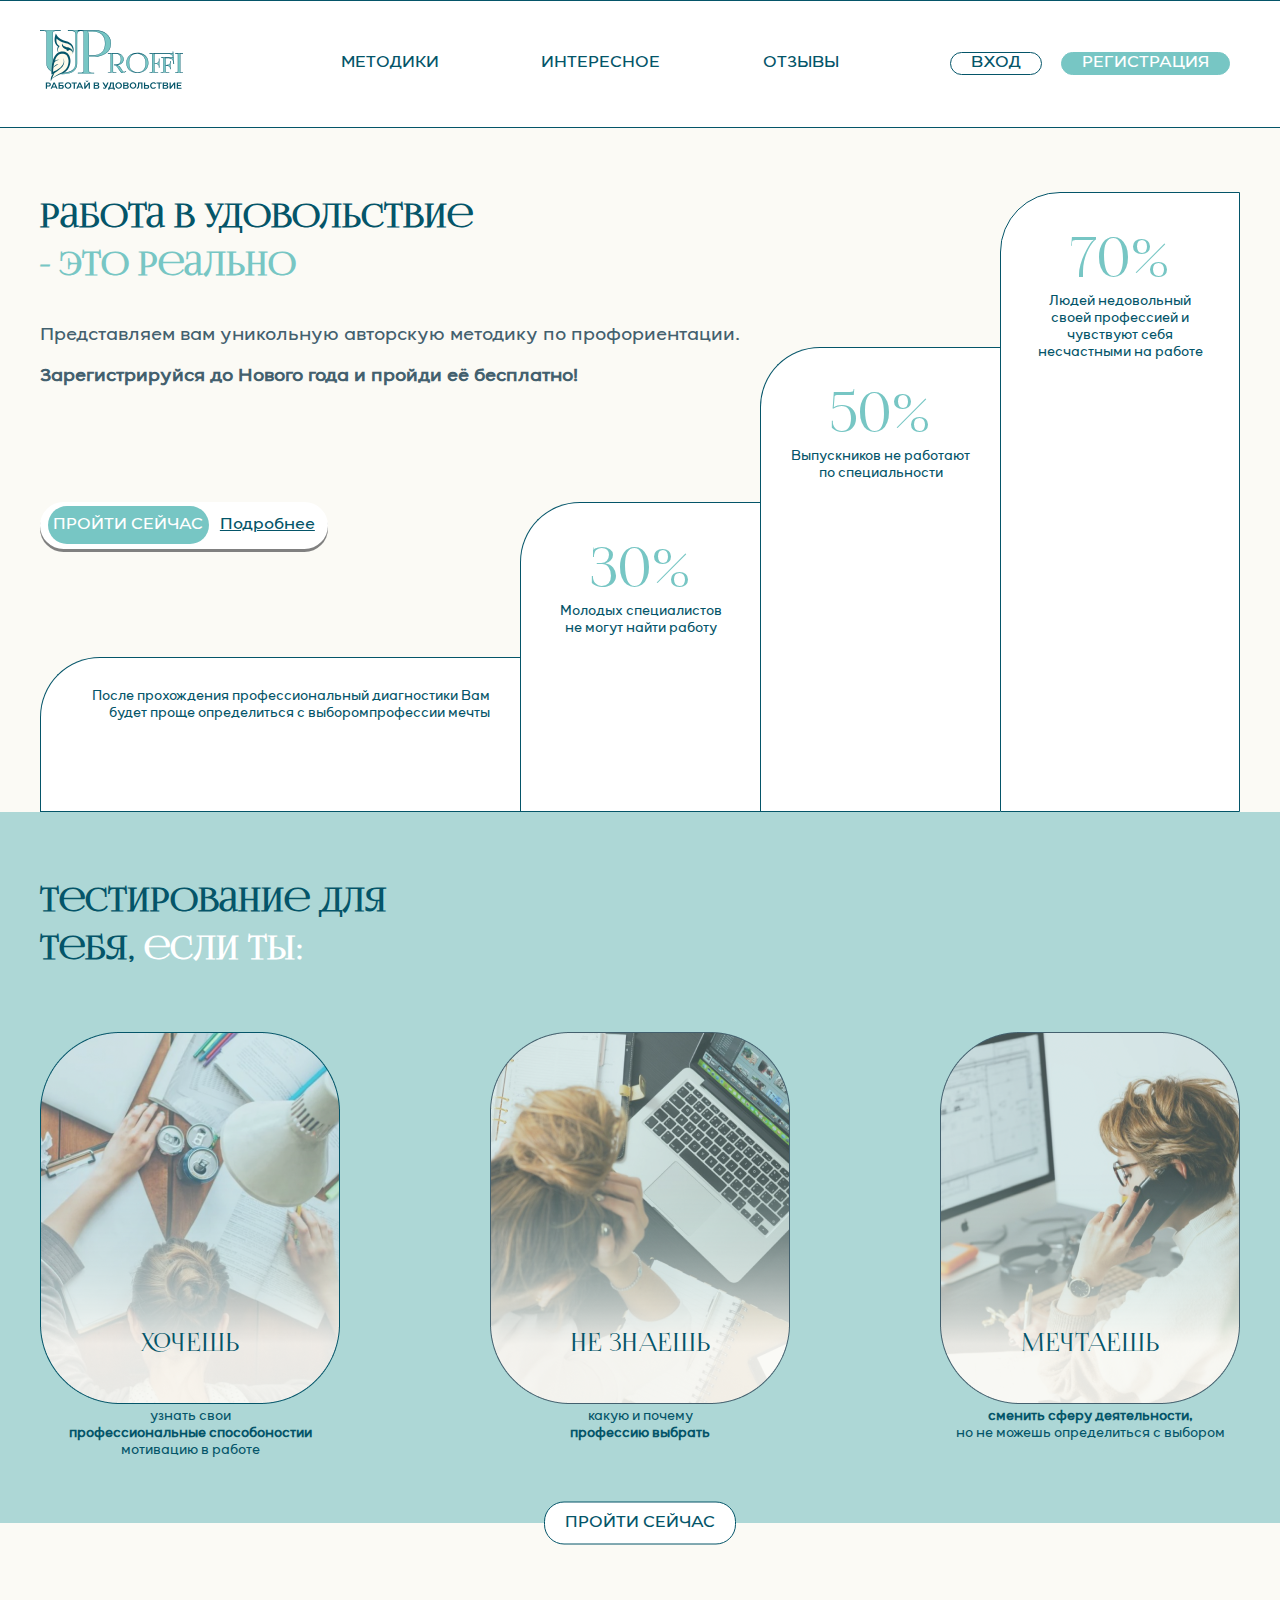
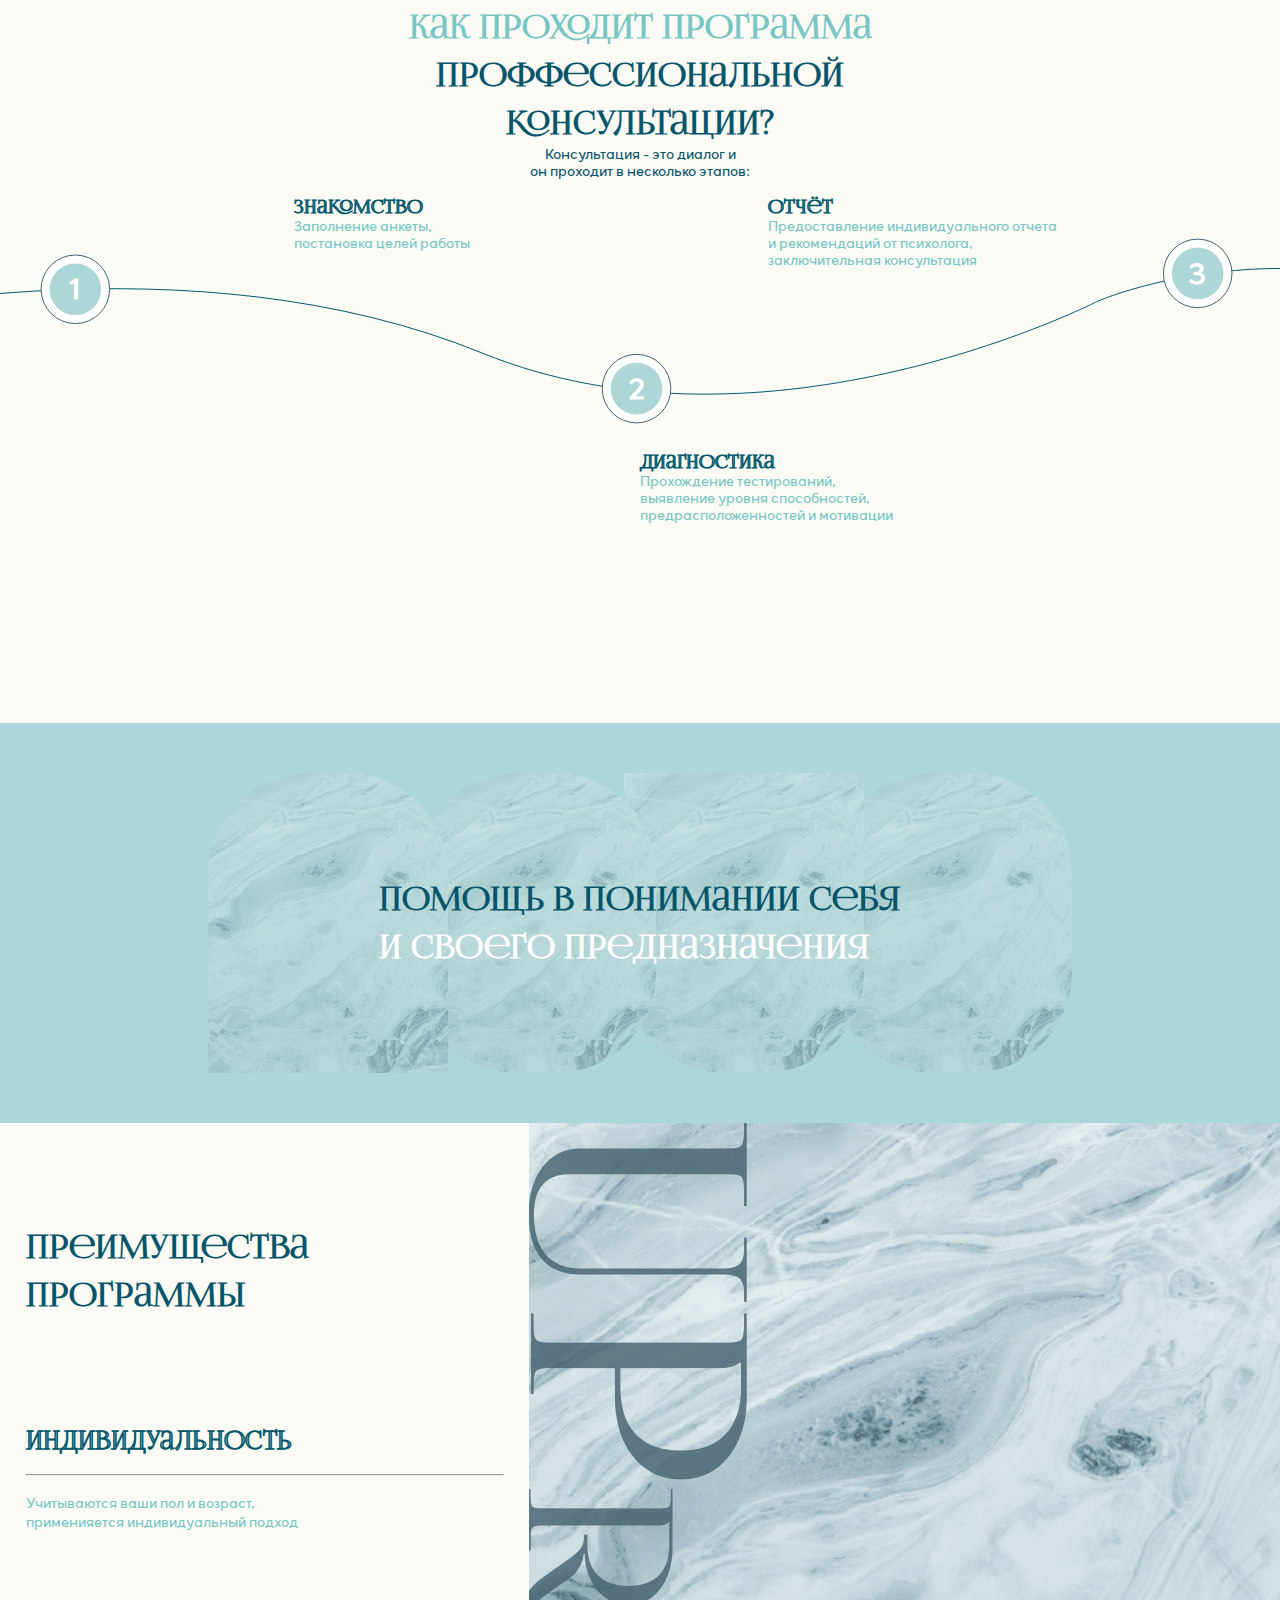
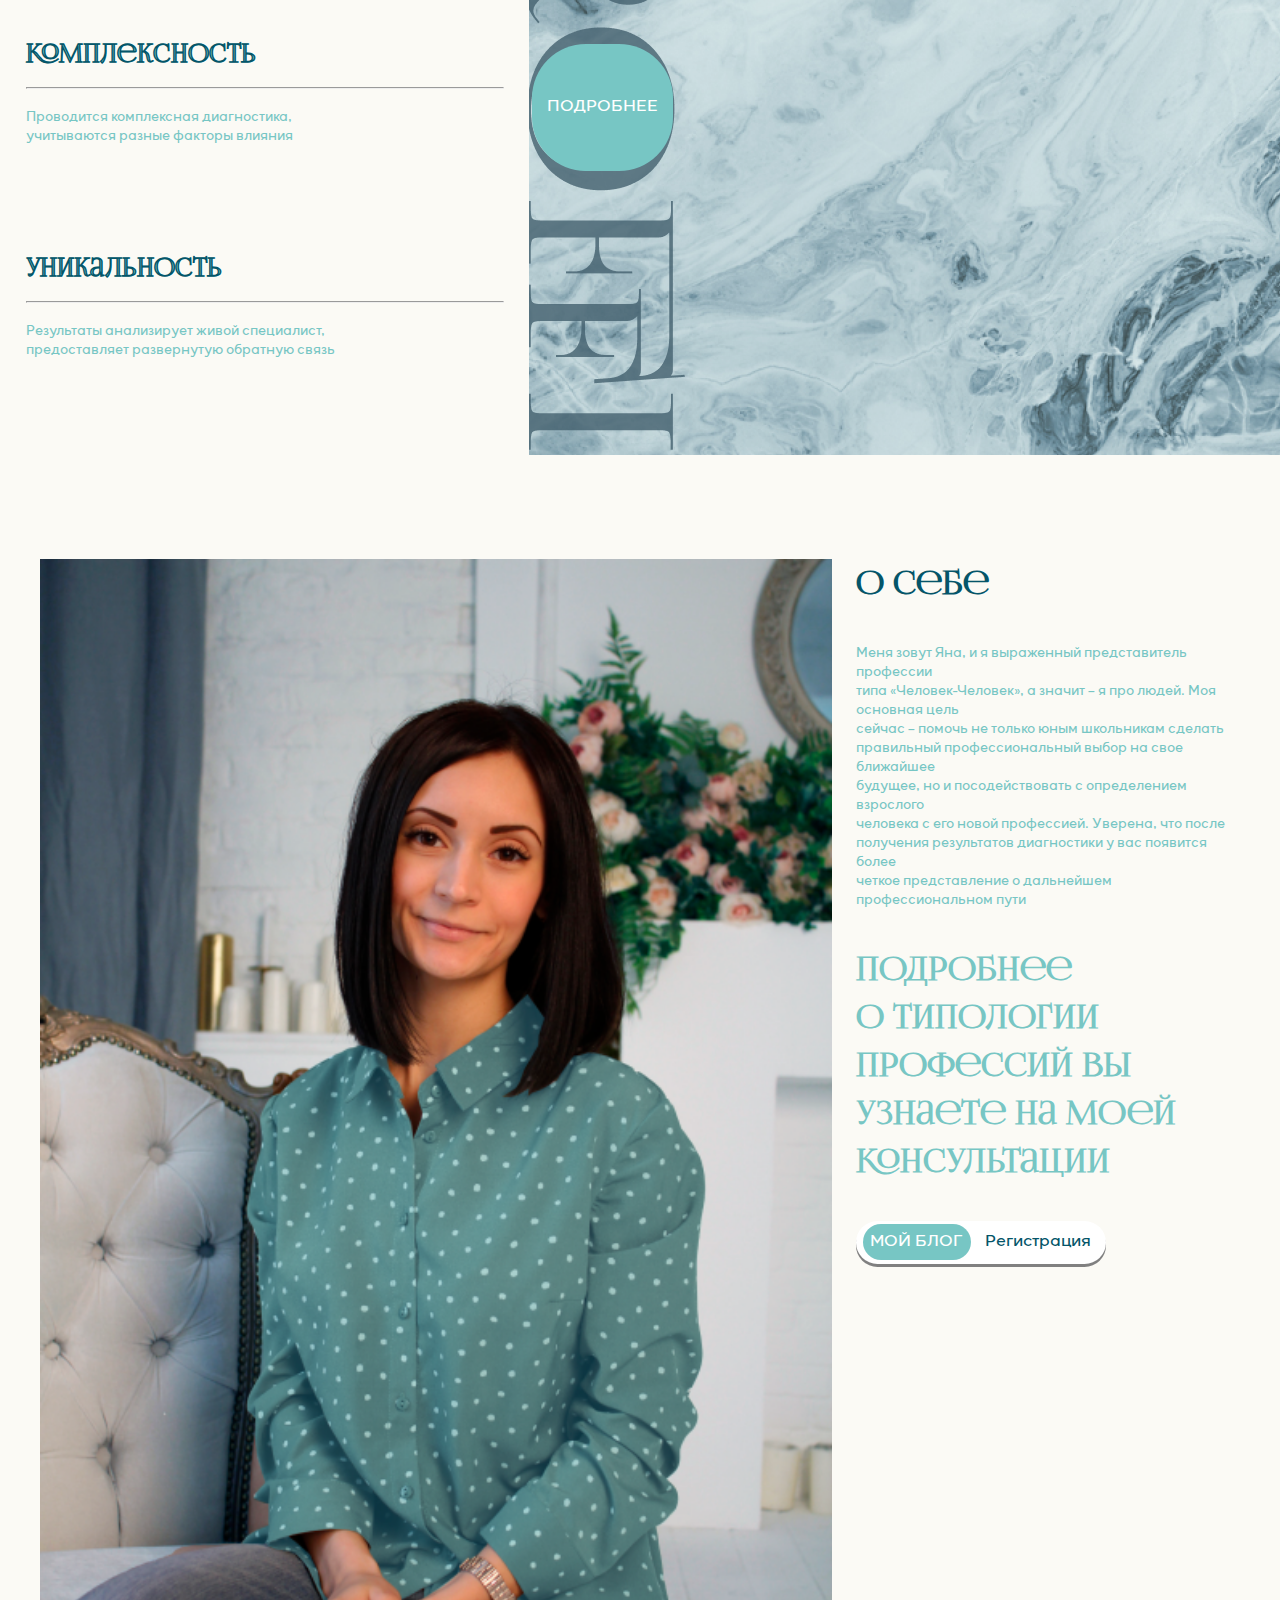
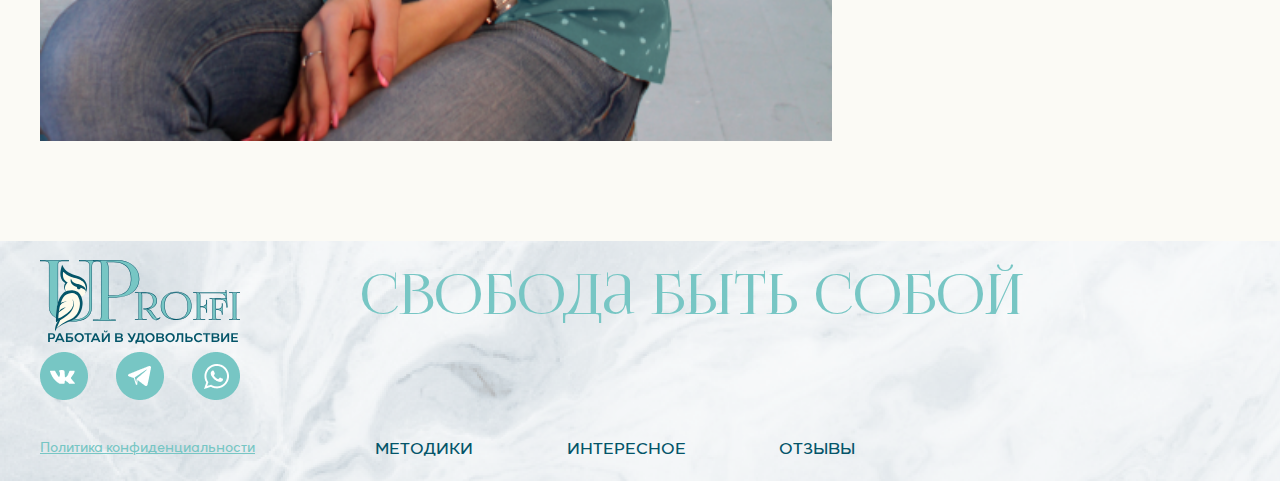
<file: index.html>
<!DOCTYPE html>
<html lang="en">
<head>
    <meta charset="UTF-8">
    <meta http-equiv="X-UA-Compatible" content="IE=edge">
    <meta name="viewport" content="width=device-width, initial-scale=1.0">
    <title>UProffi - Работай в удовольствие</title>
    <link rel="icon" type="image/x-icon" href="images/favicon.ico">
    <link rel="stylesheet" href="styles/util.css">
    <link rel="stylesheet" href="styles/hamburgers.css">
    <link rel="stylesheet" href="styles/headfooter.css">
    <link rel="stylesheet" href="styles/index.css">
</head>

<body>
  <header class="header _d-flex _flex-ac _flex-sb">
    <div class="_container12 _d-flex _flex-sb _flex-ac">
      <a href="index.html"> <img src="images/logo_top.svg" alt=""></a>
      <button class="hamburger hamburger--squeeze header__toggle" type="button" id="hamburger_btn">
        <span class="hamburger-box">
          <span class="hamburger-inner"></span>
        </span>
      </button>
      <div class="header__menu _d-flex _flex-sb _flex-ac">
        <nav class="header__nav">
          <ul class="_d-flex _flex-sa header__item--decor _text-gs _uppercase">
              <li><a class = "header__item _text-medium" href="method.html">Методики</a></li>
              <li><a class = "header__item _text-medium" href="interesting.html">Интересное</a></li>
              <li><a class = "header__item _text-medium" href="">Отзывы</a></li>
          </ul>
        </nav>
        <div class="header__btns _d-flex _flex-sa">
          <a class="header__btn header__btn--sec _text-gs _uppercase" href="signin.html">Вход</a>
          <a class="header__btn header__btn--prim _text-gs _uppercase" href="signup.html">Регистрация</a>
        </div>
      </div>
    </div>
  </header>
  <main>
    <section class="main">
      <div class="box _container12">
        <div class="box__main _d-flex _flex-col">
          <h1 class="_text-big _text-lh"> 
            <span class="_col-dark">Работа в удовольствие</span>
            <br>
            <span class="_col-light">- это реально</span>
          </h1>
          <br>
          <br>
          <span class="_text-large _col-normal _text-gs">Представляем вам уникольную авторскую методику по профориентации.</span>
          <br>
          <span class="_text-large _col-normal _text-gs _text-bold">Зарегистрируйся до Нового года и пройди её бесплатно! </span>
        </div>
        <div class="box__btns"> 
          <div class="box__btns-oval _d-flex">
            <a class="box__btn-main box__btn-main--prim _text-gs _uppercase" href="signup.html">Пройти сейчас</a>
            <a class="box__btn-main box__btn-main--sec _text-gs" href="method.html">Подробнее</a>
          </div>
        </div>    
  
        <div class="box__bottom box--br">
          <div class="_text-small _col-dark _text-gs">После прохождения профессиональный диагностики Вам будет проще определиться с выборомпрофессии мечты</div>
        </div>
        <div class="box-30 box--br">
          <span class="_col-light _text-great _text-lh">30%</span> 
          <p class="_text-small _col-dark _text-gs">Молодых специалистов не могут найти работу</p>
        </div>
        <div class="box-50 box--br">
          <span class="_col-light _text-great _text-lh">50%</span> 
          <p class="_text-small _col-dark _text-gs">Выпускников не работают по специальности</p>
        </div>
        <div class="box-70 box--br">
          <span class="_col-light _text-great _text-lh">70%</span> 
          <p class="_text-small _col-dark _text-gs">Людей недовольный своей профессией и чувствуют себя несчастными на работе</p>
        </div>
      </div>
    </section>
  
    <section class="for-whom">
      <div class="_container12">
        <div class="for-whom__header">
          <h2 class="_text-big _text-lh">
            <span class="_col-dark ">Тестирование для<br>
            тебя,</span> <span class="_col-white">если ты:</span> 
          </h2>
        </div>
        <div class="for-whom__content _d-flex _flex-sb">
          <div class="_relative">
            <img src="images/want.png" alt="">
            <div class="for-whom--bt _text-x-large _col-dark _uppercase _text-lh">хочешь</div>
  
            <p class="_text-small _col-dark _text-gs">узнать свои <br> <span class="_text-bold">профессиональные способоностии</span> <br> мотивацию в работе</p>
          </div>
          <div class="_relative"> 
            <img src="images/dontknow.png" alt="">
            <div class="for-whom--bt _text-x-large _col-dark _uppercase _text-lh">не знаешь</div>
     
            <p class="_text-small _col-dark _text-gs">какую и почему <br> <span class="_text-bold">профессию выбрать</span></p>
          </div>
          <div class="_relative">
            <img src="images/dream.png" alt="">
            <div class="for-whom--bt _text-x-large _col-dark _uppercase _text-lh">мечтаешь</div>
  
            <p class="_text-small _col-dark _text-gs"><span class="_text-bold">сменить сферу деятельности,</span> <br> но не можешь определиться с выбором</p>
          </div>
        </div>
      </div>
    </section>
  
    <section class="how-work">
      <div class="how-work__main">
        <a class="how-work__btn-top _text-gs _uppercase" href="signup.html">Пройти сейчас</a>
        <div class="_container12 how-work__header">
          <h2 class="_text-big _text-lh _col-dark"> <span class="_col-light">Как проходит программа</span> <br> проффессиональной <br> консультации?</h2>
          <p class="_text-small _col-dark _text-gs">Консультация - это диалог и <br> он проходит в несколько этапов:</p>
        </div>
        <div class="how-work__group _container19">
          <div class="how-work__meet">
            <h3 class="_text-large _text-lh _col-light _text-stroke">знакомство</h3> 
            <p class="_text-small _col-light _text-gs"> Заполнение анкеты, <br> постановка целей работы</p>
          </div>
          <div class="how-work__diag">
            <h3 class="_text-large _text-lh _col-light _text-stroke">диагностика</h3>
            <p class="_text-small _col-light _text-gs">Прохождение тестирований, <br>выявление уровня способностей, <br> предрасположенностей и мотивации </p>
          </div>
          <div class="how-work__report">
            <h3 class="_text-large _text-lh _col-light _text-stroke">отчёт</h3>
            <p class="_text-small _col-light _text-gs">Предоставление индивидуального отчета <br> и рекомендаций от психолога, <br>заключительная консультация</p>
          </div>
        </div>
      </div>
    </section>
  
    <section class="help">
      <div class="_container19 help__content _d-flex _flex-ac _flex-sa">
        <h2>
          <span class="_col-dark _text-big _text-lh">помощь в понимании себя </span><br>
          <span class="_col-white _text-big _text-lh">и своего предназначения </span> 
        </h2>
      </div>
    </section>
    <section class="benefits">
      <div class="_container19 _d-flex _flex-sb">
        <div></div>
        <div class="benefits__content _d-flex _flex-col _flex-sb">
          <h2 class="_col-dark _text-big _text-lh">
            преимущества <br> программы
          </h2> 
          <div>
              <h3 class="_text-x-large _text-lh _col-light _text-stroke">индивидуальность</h3>
              <br><hr><br>
              <span class="_text-small _col-light _text-gs">Учитываются ваши пол и возраст, <br> применияется индивидуальный подход</span> 
          </div>
          <div>
              <h3 class="_text-x-large _text-lh _col-light _text-stroke">комплексность</h3>
              <br><hr><br>
              <span class="_text-small _col-light _text-gs">Проводится комплексная диагностика, <br> учитываются разные факторы влияния</span>
          </div>
          <div>
              <h3 class="_text-x-large _text-lh _col-light _text-stroke">уникальность</h3>
              <br><hr><br>
              <span class="_text-small _col-light _text-gs">Результаты анализирует живой специалист, <br> предоставляет развернутую обратную связь</span>
          </div>
        </div>
        <div class="_relative">
          <a class="benefits__btn _text-gs _uppercase"  href="method.html">Подробнее</a>
          <img class="benefits__logo" src="images/stone_logo.png" alt="">
        </div>
      </div>
    </section>
    <section class="about">
      <div class="_d-flex _flex-sb _container12">
        <img class="about__figure" src="images/yana.png" alt="">
        <div>
          <h2 class="_col-dark _text-big _text-lh">
            о себе
          </h2>
          <br><br>
          <span class="_text-small _col-light _text-gs">
            Меня зовут Яна, и я выраженный представитель профессии <br> 
            типа «Человек-Человек», а значит – я про людей.  Моя основная цель <br>
            сейчас – помочь не только юным школьникам сделать <br>
            правильный профессиональный выбор на свое ближайшее <br>
            будущее, но и посодействовать с определением взрослого <br>
            человека с его новой профессией. Уверена, что после <br>
            получения результатов диагностики у вас появится более <br> 
            четкое представление о дальнейшем профессиональном пути
          </span>
          <br><br><br>
          <h2 class="_col-light _text-big _text-lh">
            Подробнее <br>
            о типологии <br>
            профессий вы <br>
            узнаете на моей <br>
            консультации
          </h2>
          <br><br>
          <div class="about__btns-oval _d-flex">
            <a class="about__btn-main about__btn-main--prim _text-gs _uppercase" href="interesting.html">Мой блог</a>
            <a class="about__btn-main about__btn-main--sec _text-gs" href="signup.html">Регистрация</a>
          </div>  
        </div>
  
      </div>
    </section>
  </main>

  <footer class="footer _d-flex"> 
    <div class= "_container12 footer__main _d-flex _flex-col _flex-sa">
      <div class="_d-flex">
        <div>
          <img class="footer__logo" src="images/logo_top.svg" alt="">
          <div class="_d-flex footer__soc _flex-sb">
            <img src="images/vk.png" alt="">
            <img src="images/telegram.png" alt="">
            <img src="images/whatsup.png" alt="">
          </div>
        </div>
        <p class="footer__h _col-light _text-great _text-lh">свобода быть собой</p>
      </div>

      <div class="_d-flex">
        <a class="_text-small _col-light _text-gs footer__confi" href="">Политика конфиденциальности</a>
        <nav class="footer__menu">
          <ul class="_d-flex _flex-sb footer__item--decor _text-gs _uppercase">
              <li><a class = "footer__item _text-medium" href="method.html">Методики</a></li>
              <li><a class = "footer__item _text-medium" href="interesting.html">Интересное</a></li>
              <li><a class = "footer__item _text-medium" href="">Отзывы</a></li>
          </ul>
      </nav>
      </div>
    </div>
  </footer>
  <script src="js/index.js"></script>
</body>
</html>
</file>
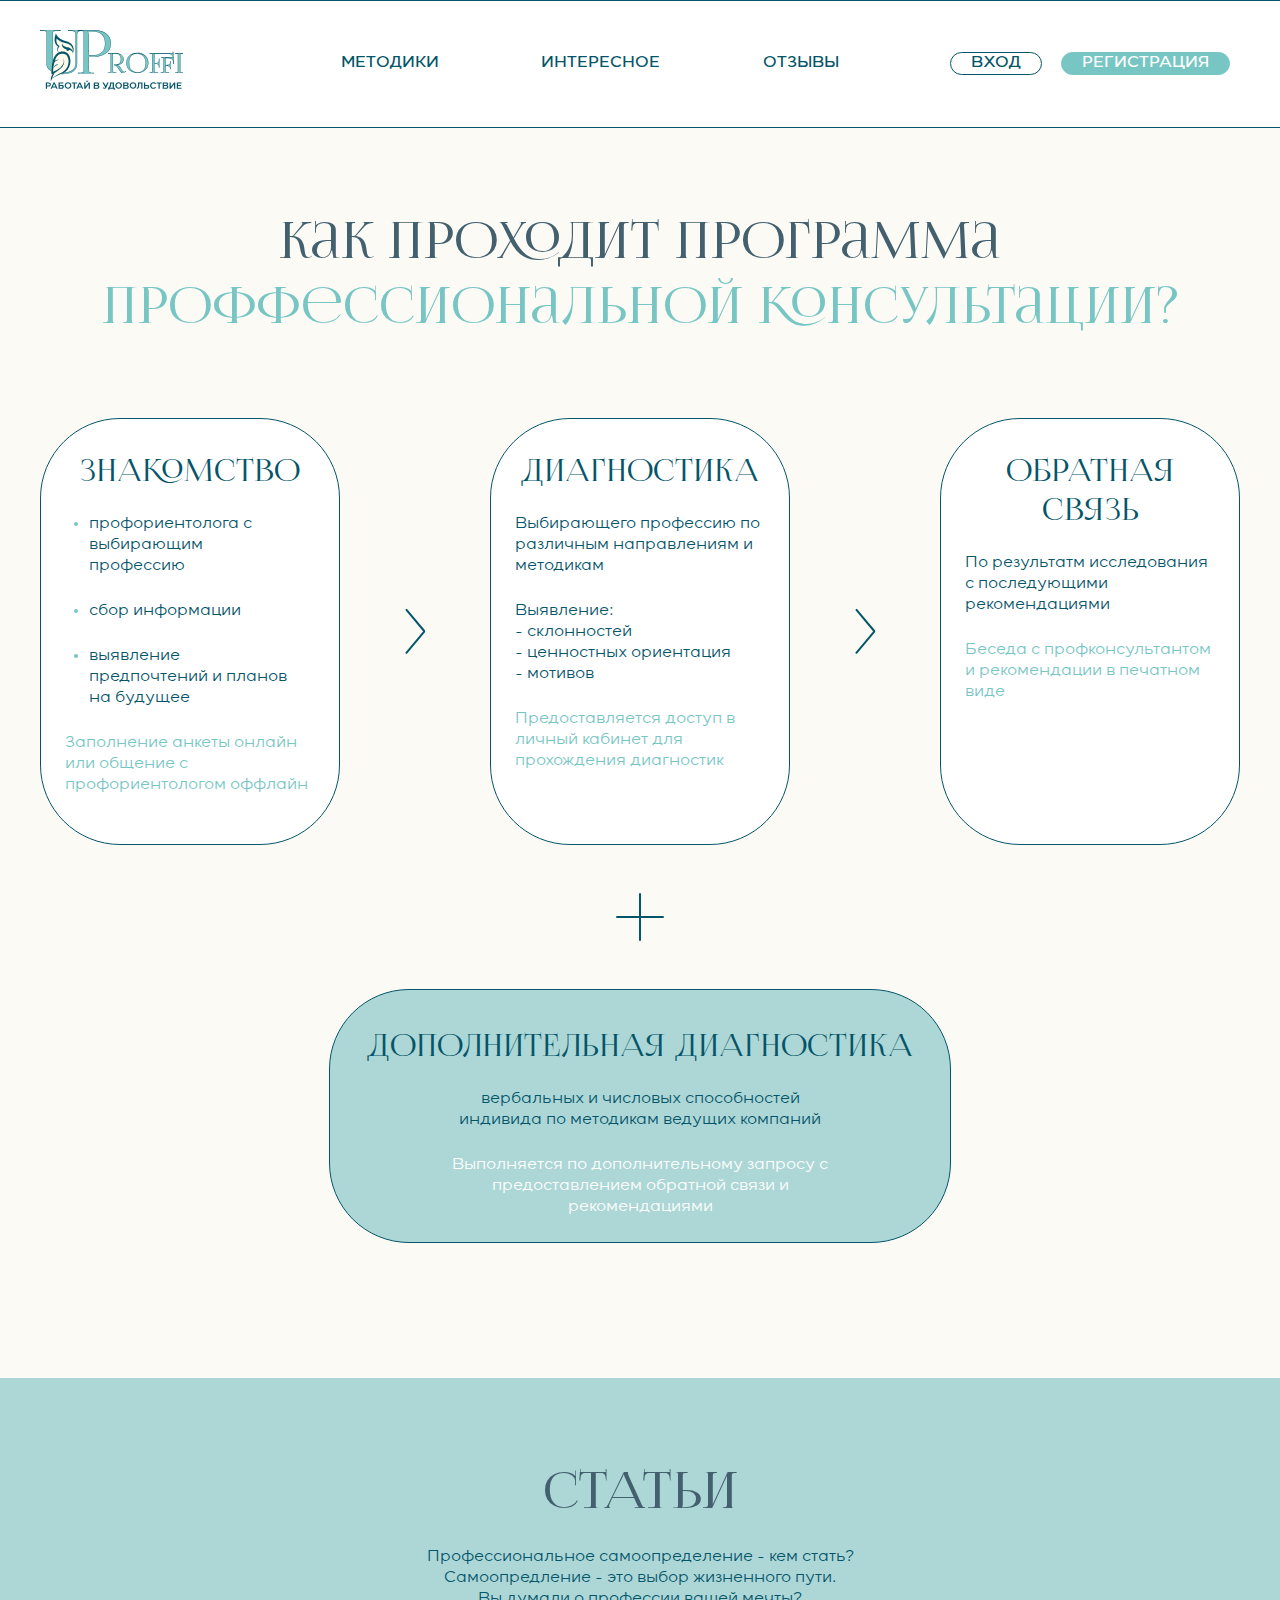
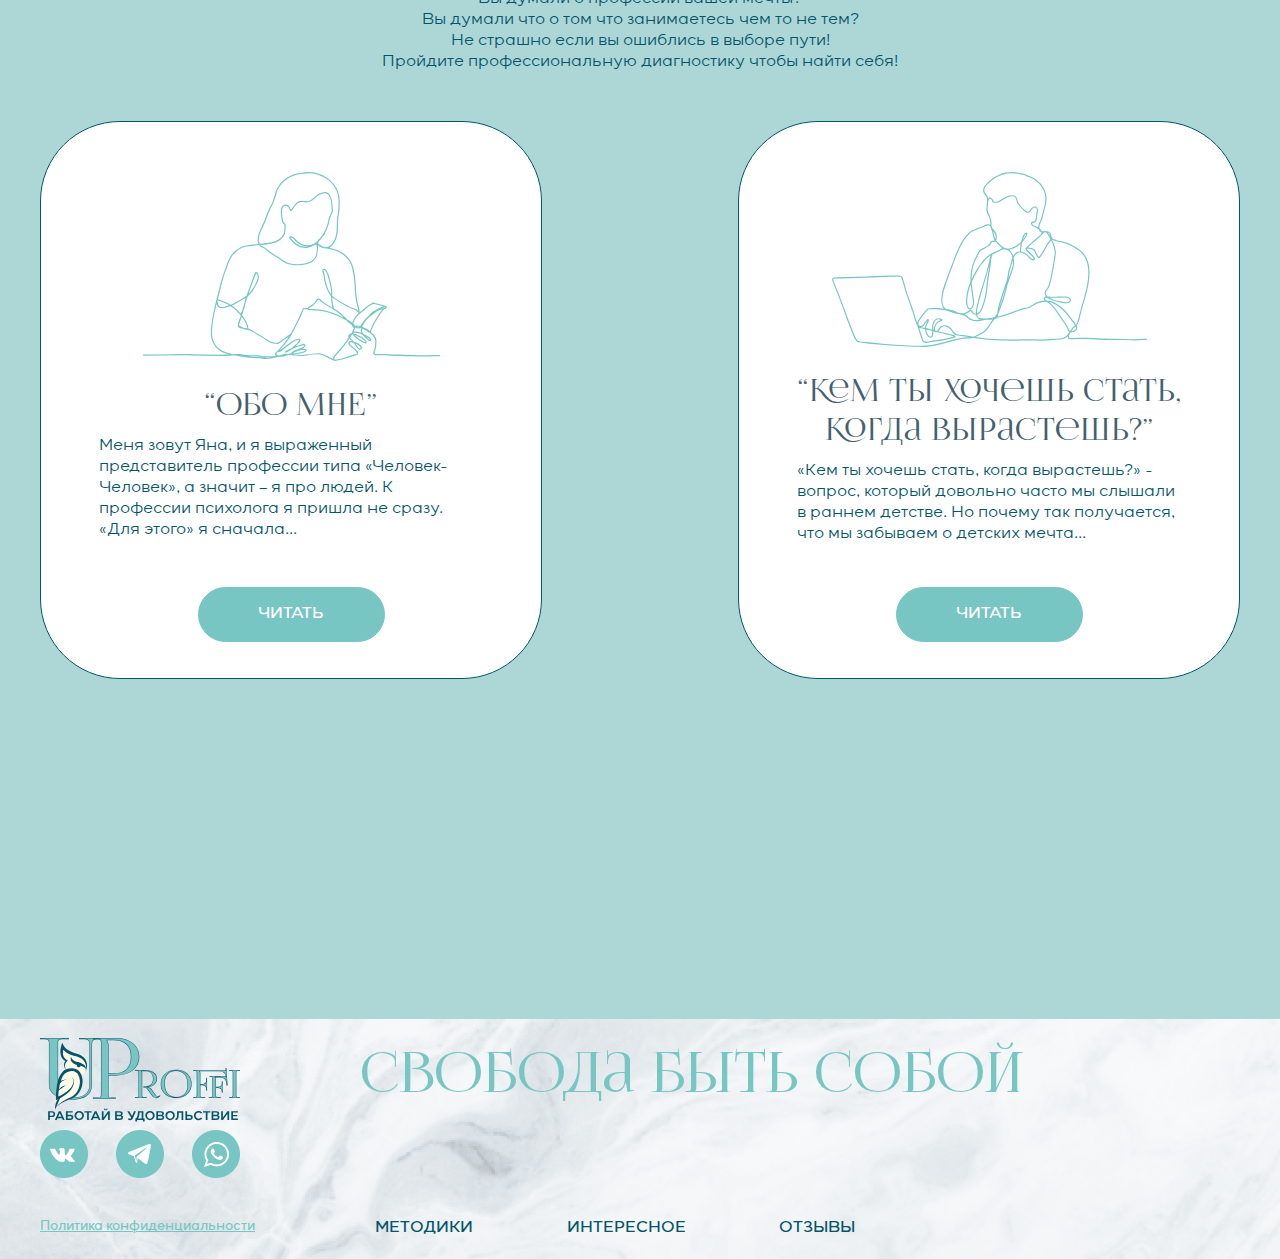
<file: interesting.html>
<!DOCTYPE html>
<html lang="en">
<head>
    <meta charset="UTF-8">
    <meta http-equiv="X-UA-Compatible" content="IE=edge">
    <meta name="viewport" content="width=device-width, initial-scale=1.0">
    <title>UProffi - Работай в удовольствие</title>
    <link rel="icon" type="image/x-icon" href="images/favicon.ico">
    <link rel="icon" href="images/logo_top.svg">
    <link rel="stylesheet" href="styles/util.css">
    <link rel="stylesheet" href="styles/hamburgers.css">
    <link rel="stylesheet" href="styles/interesting.css">
    <link rel="stylesheet" href="styles/headfooter.css">
</head>
<body>
  <header class="header _d-flex _flex-ac _flex-sb">
    <div class="_container12 _d-flex _flex-sb _flex-ac">
      <a href="index.html"> <img src="images/logo_top.svg" alt=""></a>
      <button class="hamburger hamburger--squeeze header__toggle" type="button" id="hamburger_btn">
        <span class="hamburger-box">
          <span class="hamburger-inner"></span>
        </span>
      </button>
      <div class="header__menu _d-flex _flex-sb _flex-ac">
        <nav class="header__nav">
          <ul class="_d-flex _flex-sa header__item--decor _text-gs _uppercase">
              <li><a class = "header__item _text-medium" href="method.html">Методики</a></li>
              <li><a class = "header__item _text-medium" href="interesting.html">Интересное</a></li>
              <li><a class = "header__item _text-medium" href="">Отзывы</a></li>
          </ul>
        </nav>
        <div class="header__btns _d-flex _flex-sa">
          <a class="header__btn header__btn--sec _text-gs _uppercase" href="signin.html">Вход</a>
          <a class="header__btn header__btn--prim _text-gs _uppercase" href="signup.html">Регистрация</a>
        </div>
      </div>
    </div>
  </header>
  <main>
    <section class="interesting">
      <div class="_container12">
        <h1 class="interesting-title">Как проходит программа <br> <span class="interesting-title interesting-title--color">проффессиональной консультации?</span></h1>
        <div class="cards _d-flex">
          <div class="card">
            <h2 class="card-title">ЗНАКОМСТВО</h2>
            <ul class="card-list">
              <li class="card-item"> <span class="card-item__text">профориентолога с выбирающим профессию</span></li>
              <li class="card-item"><span class="card-item__text">сбор информации</span></li>
              <li class="card-item"><span class="card-item__text">выявление предпочтений и планов на будущее</span></li>
            </ul>
            <p class="card-text">Заполнение анкеты онлайн или общение с профориентологом оффлайн</p>
          </div>
          <img class="step" src="images/step.svg" alt="">
          <div class="card">
            <h2 class="card-title">ДИАГНОСТИКА</h2>
            <p class="card-text card-text--color">Выбирающего профессию по различным направлениям и методикам</p>
            <p class="card-text card-text--color">Выявление: <br>
              - склонностей <br>
              - ценностных ориентация <br>
              - мотивов <br>
            </p>
            <p class="card-text">Предоставляется доступ в личный кабинет для прохождения диагностик</p>
          </div>
          <img class="step" src="images/step.svg" alt="">
          <div class="card">
            <h2 class="card-title">ОБРАТНАЯ<br>СВЯЗЬ</h2>
            <p class="card-text card-text--color">По результатм исследования с последующими рекомендациями</p>
            <p class="card-text">Беседа с профконсультантом и рекомендации в печатном виде</p>
          </div>
        </div>
        <img class="bonus-icon" src="images/plus.svg" alt="">
        <div class="bonus-card-padding">
          <div class="bonus-card">
            <h2 class="bonus-card-title">ДОПОЛНИТЕЛЬНАЯ ДИАГНОСТИКА</h2>
            <p class="bonus-card-text">вербальных и числовых способностей индивида по методикам ведущих компаний
            </p>
            <p class="bonus-card-text bonus-card-text--color">Выполняется по дополнительному запросу с предоставлением обратной связи и рекомендациями</p>
          </div>
        </div>

      </div>
    </section>
    <section class="article">
      <div class="_container12">
        <h2 class="article-title">СТАТЬИ</h2>
        <p class="article-text">Профессиональное самоопределение - кем стать?<br>Самоопредление - это выбор жизненного пути.<br>Вы думали о профессии вашей мечты?<br>Вы думали что о том что занимаетесь чем то не тем?<br>Не страшно если вы ошиблись в выборе пути!<br>Пройдите профессиональную диагностику чтобы найти себя!</p>
        <div class="article-cards _d-flex">
          <div class="article-card">
            <img class="article-card__img" src="images/womenabout.svg" alt="">
            <h3 class="article-card-title">“ОБО МНЕ”</h3>
            <p class="article-card-text article-card-text--padding">Меня зовут Яна, и я выраженный представитель профессии типа «Человек-Человек», а значит – я про людей. К профессии психолога я пришла не сразу. «Для этого» я сначала...</p>
            <a class="article__btn header__btn--prim _text-gs" href="">ЧИТАТЬ</a>
          </div>
          <div class="article-card">
            <img class="article-card__img" src="images/man.svg" alt="">
            <h3 class="article-card-title">“Кем ты хочешь стать, когда вырастешь?”</h3>
            <p class="article-card-text">«Кем ты хочешь стать, когда вырастешь?» - вопрос, который довольно часто мы слышали в раннем детстве. Но почему так получается, что мы забываем о детских мечта...</p>
            <a class="article__btn header__btn--prim _text-gs" href="">ЧИТАТЬ</a>
          </div>
        </div>

      </div>
    </section>
  </main>

    <footer class="footer _d-flex"> 
        <div class= "_container12 footer__main _d-flex _flex-col _flex-sa">
          <div class="_d-flex">
            <div>
              <img class="footer__logo" src="images/logo_top.svg" alt="">
              <div class="_d-flex footer__soc _flex-sb">
                <img src="images/vk.png" alt="">
                <img src="images/telegram.png" alt="">
                <img src="images/whatsup.png" alt="">
              </div>
            </div>
            <p class="footer__h _col-light _text-great _text-lh">свобода быть собой</p>
          </div>
    
          <div class="_d-flex">
            <a class="_text-small _col-light _text-gs footer__confi" href="">Политика конфиденциальности</a>
            <nav class="footer__menu">
              <ul class="_d-flex _flex-sb footer__item--decor _text-gs _uppercase">
                  <li><a class = "footer__item _text-medium" href="method.html">Методики</a></li>
                  <li><a class = "footer__item _text-medium" href="interesting.html">Интересное</a></li>
                  <li><a class = "footer__item _text-medium" href="">Отзывы</a></li>
              </ul>
          </nav>
          </div>
        </div>
      </footer>
      <script src="js/index.js"></script>
</body>
</html>
</file>
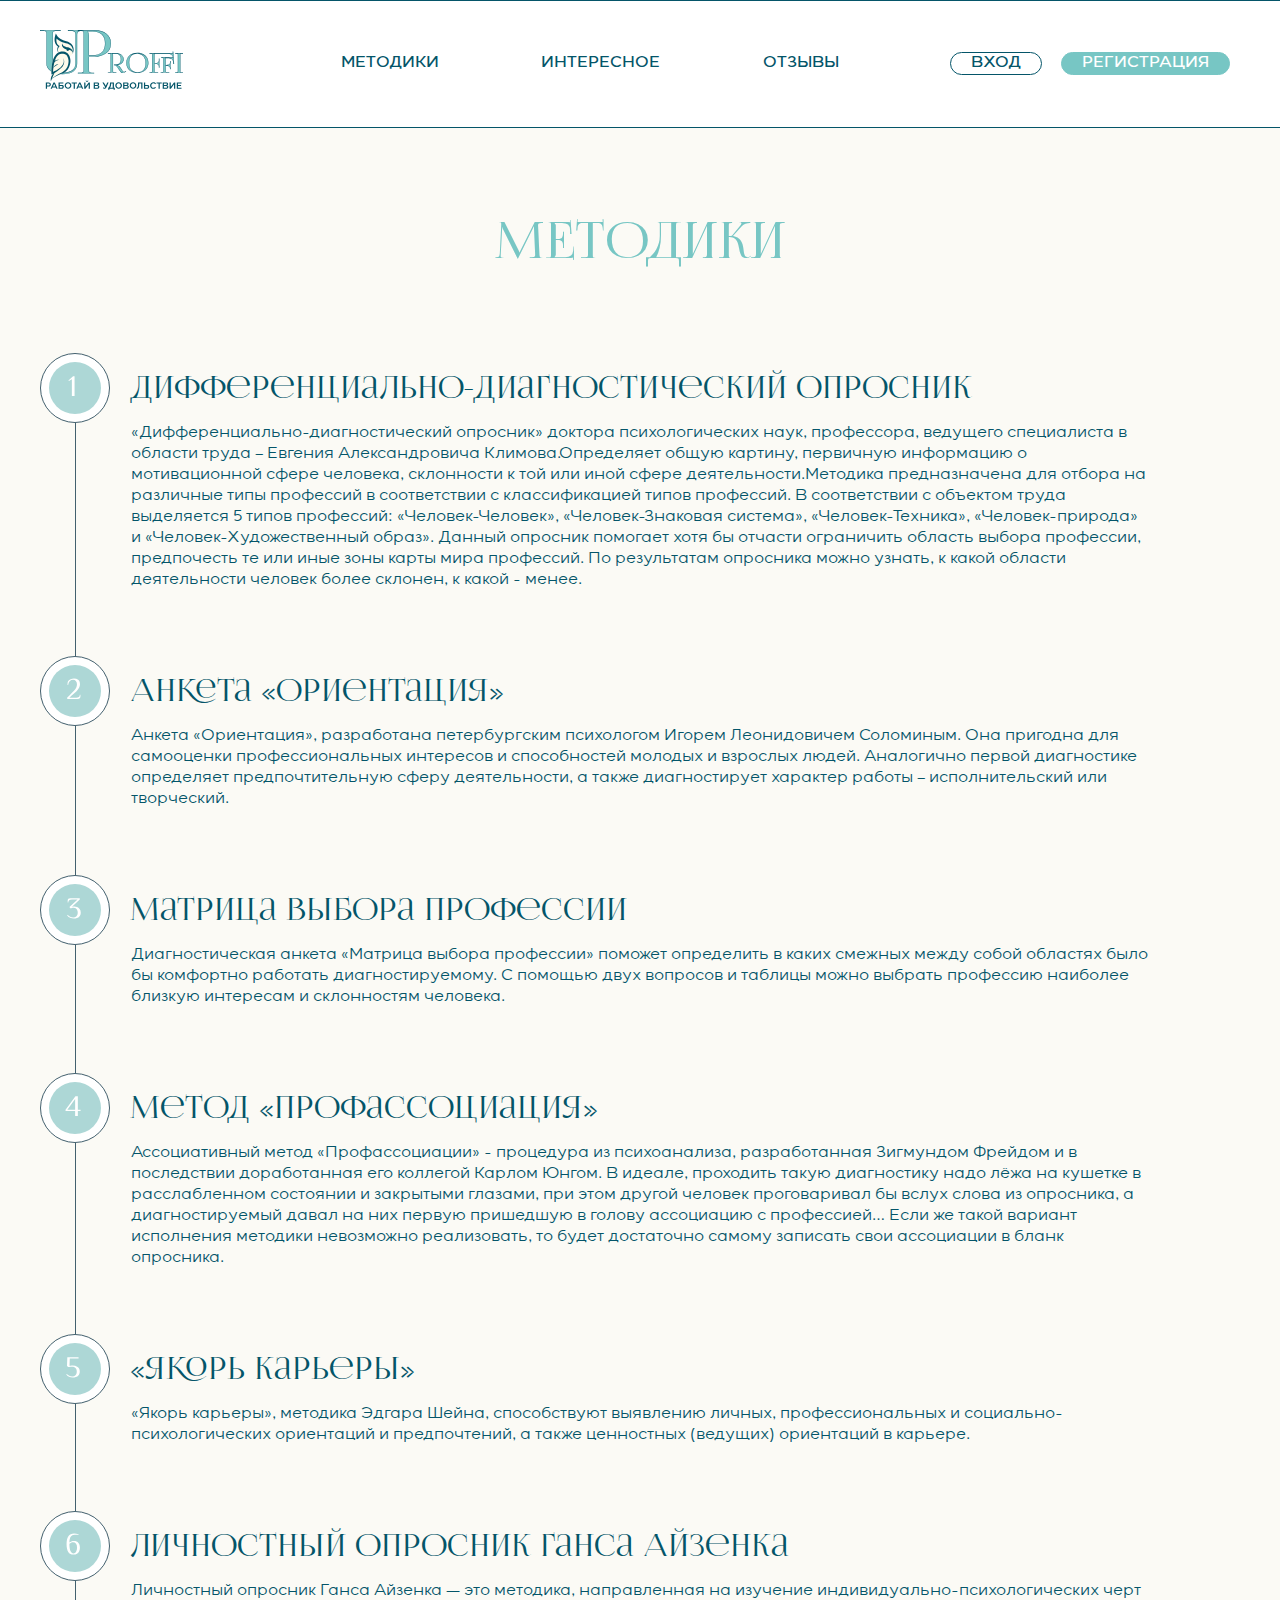
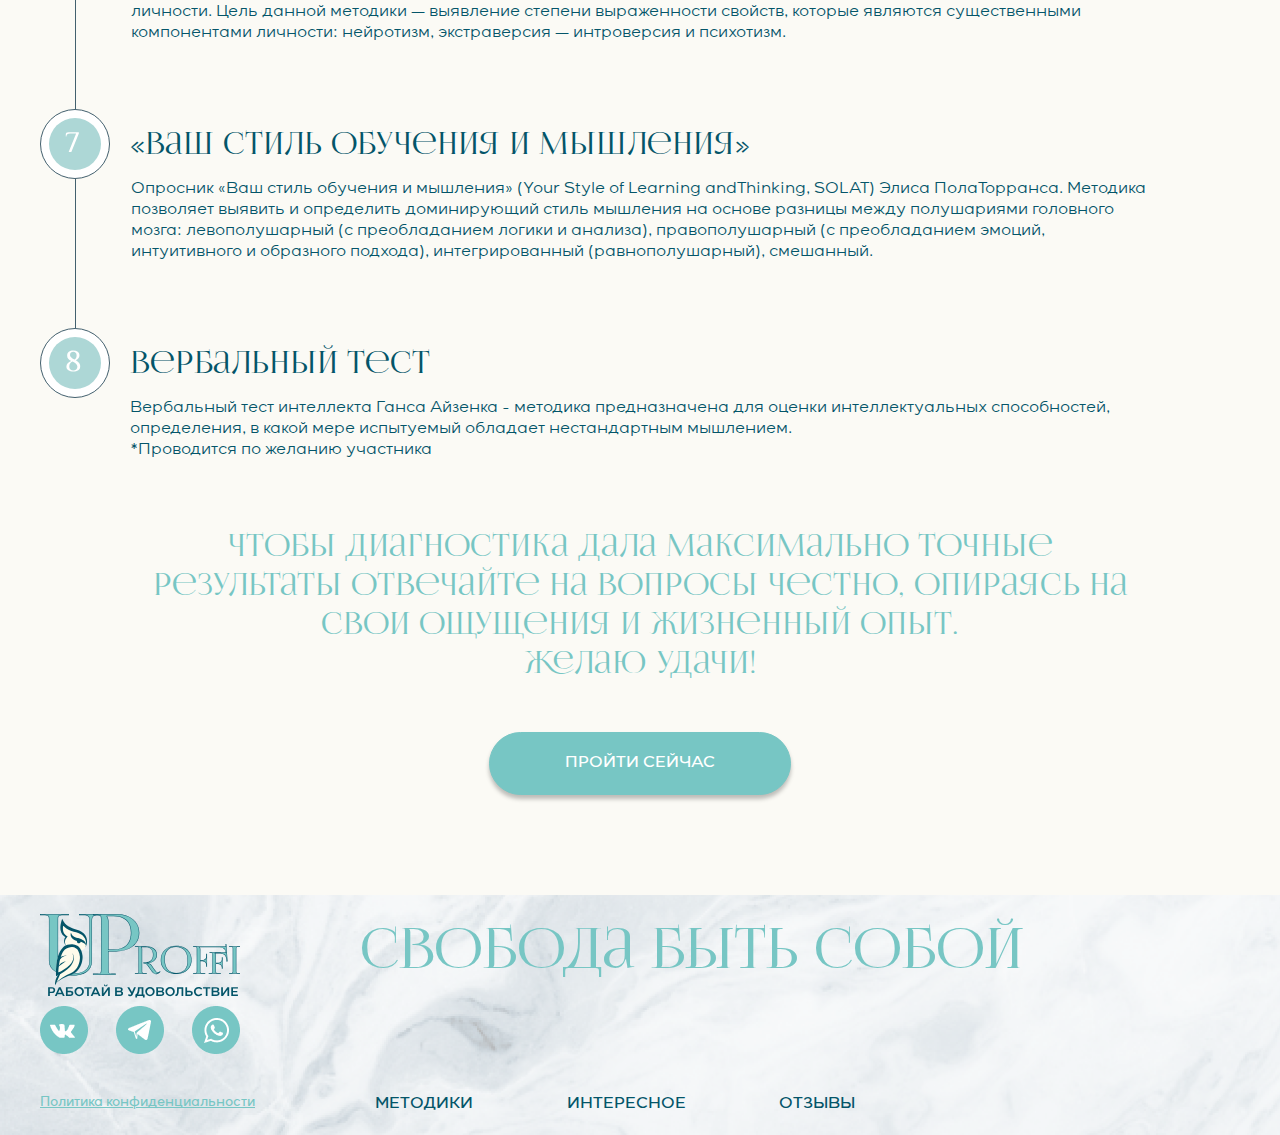
<file: method.html>
<!DOCTYPE html>
<html lang="en">
<head>
    <meta charset="UTF-8">
    <meta http-equiv="X-UA-Compatible" content="IE=edge">
    <meta name="viewport" content="width=device-width, initial-scale=1.0">
    <link rel="icon" href="images/logo_top.svg">
    <link rel="stylesheet" href="styles/util.css">
    <link rel="stylesheet" href="styles/hamburgers.css">
    <link rel="stylesheet" href="styles/method.css">
    <link rel="stylesheet" href="styles/headfooter.css">
    <title>UProffi - Работай в удовольствие</title>
    <link rel="icon" type="image/x-icon" href="images/favicon.ico">
</head>
<body>
  <header class="header _d-flex _flex-ac _flex-sb">
    <div class="_container12 _d-flex _flex-sb _flex-ac">
      <a href="index.html"> <img src="images/logo_top.svg" alt=""></a>
      <button class="hamburger hamburger--squeeze header__toggle" type="button" id="hamburger_btn">
        <span class="hamburger-box">
          <span class="hamburger-inner"></span>
        </span>
      </button>
      <div class="header__menu _d-flex _flex-sb _flex-ac">
        <nav class="header__nav">
          <ul class="_d-flex _flex-sa header__item--decor _text-gs _uppercase">
              <li><a class = "header__item _text-medium" href="method.html">Методики</a></li>
              <li><a class = "header__item _text-medium" href="interesting.html">Интересное</a></li>
              <li><a class = "header__item _text-medium" href="">Отзывы</a></li>
          </ul>
        </nav>
        <div class="header__btns _d-flex _flex-sa">
          <a class="header__btn header__btn--sec _text-gs _uppercase" href="signin.html">Вход</a>
          <a class="header__btn header__btn--prim _text-gs _uppercase" href="signup.html">Регистрация</a>
        </div>
      </div>
    </div>
  </header>
    <main class="methods">
        <div class="_container12">
            <h1 class="methods-title">МЕТОДИКИ</h1>
            <div class="content">
                <div class="content__top _d-flex">
                    <img class="number" src="images/number1.svg" alt="">  
                    <h2 class="content__title">Дифференциально-диагностический опросник</h2>
                </div>
                <p class="content__text"> «Дифференциально-диагностический опросник» доктора психологических наук, профессора, ведущего специалиста в области труда – Евгения Александровича Климова.Определяет общую картину, первичную информацию о мотивационной сфере человека, склонности к той или иной сфере деятельности.Методика предназначена для отбора на различные типы профессий в соответствии с классификацией типов профессий. В соответствии с объектом труда выделяется 5 типов профессий: «Человек-Человек», «Человек-Знаковая система», «Человек-Техника», «Человек-природа» и «Человек-Художественный образ». Данный опросник помогает хотя бы отчасти ограничить область выбора профессии, предпочесть те или иные зоны карты мира профессий. По результатам опросника можно узнать, к какой области деятельности человек более склонен, к какой - менее.
                </p>
            </div>
            <div class="content">
              <div class="content__top _d-flex">
                  <img class="number" src="images/number2.svg" alt="">  
                  <h2 class="content__title">Анкета «Ориентация»</h2>
              </div>
              <p class="content__text"> Анкета «Ориентация», разработана петербургским психологом Игорем Леонидовичем Соломиным. Она пригодна для самооценки профессиональных интересов и способностей молодых и взрослых людей. Аналогично первой диагностике определяет предпочтительную сферу деятельности, а также диагностирует характер работы – исполнительский или творческий.
              </p>
            </div>
            <div class="content">
              <div class="content__top _d-flex">
                  <img class="number" src="images/number3.svg" alt="">  
                  <h2 class="content__title">Матрица выбора профессии</h2>
              </div>
              <p class="content__text"> Диагностическая анкета «Матрица выбора профессии» поможет определить в каких смежных между собой областях было бы комфортно работать диагностируемому. С помощью двух вопросов и таблицы можно выбрать профессию наиболее близкую интересам и склонностям человека.
              </p>
            </div>
            <div class="content">
              <div class="content__top _d-flex">
                  <img class="number" src="images/number4.svg" alt="">  
                  <h2 class="content__title">метод «ПрофассоциациЯ»</h2>
              </div>
              <p class="content__text"> Ассоциативный метод «Профассоциации» - процедура из психоанализа, разработанная Зигмундом Фрейдом и в последствии доработанная его коллегой Карлом Юнгом. В идеале, проходить такую диагностику надо лёжа на кушетке в расслабленном состоянии и закрытыми глазами, при этом другой человек проговаривал бы вслух слова из опросника, а диагностируемый давал на них первую пришедшую в голову ассоциацию с профессией… Если же такой вариант исполнения методики невозможно реализовать, то будет достаточно самому записать свои ассоциации в бланк опросника.
              </p>
            </div>
            <div class="content">
              <div class="content__top _d-flex">
                  <img class="number" src="images/number5.svg" alt="">  
                  <h2 class="content__title">«ЯкорЬ карьеры»</h2>
              </div>
              <p class="content__text"> «Якорь карьеры», методика Эдгара Шейна, способствуют выявлению личных, профессиональных и социально-психологических ориентаций и предпочтений, а также ценностных (ведущих) ориентаций в карьере.
              </p>
            </div>
            <div class="content">
              <div class="content__top _d-flex">
                  <img class="number" src="images/number6.svg" alt="">  
                  <h2 class="content__title">Личностный опросник Ганса Айзенка</h2>
              </div>
              <p class="content__text"> Личностный опросник Ганса Айзенка — это методика, направленная на изучение индивидуально-психологических черт личности. Цель данной методики — выявление степени выраженности свойств, которые являются существенными компонентами личности: нейротизм, экстраверсия — интроверсия и психотизм.
              </p>
            </div>
            <div class="content">
              <div class="content__top _d-flex">
                  <img class="number" src="images/number7.svg" alt="">  
                  <h2 class="content__title">«Ваш стиль обучения и мышления»</h2>
              </div>
              <p class="content__text"> Опросник «Ваш стиль обучения и мышления» (Your Style of Learning andThinking, SOLAT) Элиса ПолаТорранса. Методика позволяет выявить и определить доминирующий стиль мышления на основе разницы между полушариями головного мозга: левополушарный (с преобладанием логики и анализа), правополушарный (с преобладанием эмоций, интуитивного и образного подхода), интегрированный (равнополушарный), смешанный.
              </p>
            </div>
            <div class="content">
              <div class="content__top _d-flex">
                  <img class="number" src="images/number8.svg" alt="">  
                  <h2 class="content__title">Вербальный тест</h2>
              </div>
              <p class="content__text content__text--last"> Вербальный тест интеллекта Ганса Айзенка - методика предназначена для оценки интеллектуальных способностей, определения, в какой мере испытуемый обладает нестандартным мышлением. <br>
                *Проводится по желанию участника
              </p>
            </div>
            <span class="epilog">Чтобы диагностика дала максимально точные результаты отвечайте на вопросы честно,
              опираясь на свои ощущения и жизненный опыт. <br>
              Желаю удачи!
            </span>
            <div class="methods-btn-padding">
              <a class="start-test__btn header__btn--prim _text-gs" href="signup.html">ПРОЙТИ СЕЙЧАС</a>
            </div>
        </div>
      </main>
    <footer class="footer _d-flex"> 
        <div class= "_container12 footer__main _d-flex _flex-col _flex-sa">
          <div class="_d-flex">
            <div>
              <img class="footer__logo" src="images/logo_top.svg" alt="">
              <div class="_d-flex footer__soc _flex-sb">
                <img src="images/vk.png" alt="">
                <img src="images/telegram.png" alt="">
                <img src="images/whatsup.png" alt="">
              </div>
            </div>
            <p class="footer__h _col-light _text-great _text-lh">свобода быть собой</p>
          </div>
    
          <div class="_d-flex">
            <a class="_text-small _col-light _text-gs footer__confi" href="">Политика конфиденциальности</a>
            <nav class="footer__menu">
              <ul class="_d-flex _flex-sb footer__item--decor _text-gs _uppercase">
                  <li><a class = "footer__item _text-medium" href="method.html">Методики</a></li>
                  <li><a class = "footer__item _text-medium" href="interesting.html">Интересное</a></li>
                  <li><a class = "footer__item _text-medium" href="">Отзывы</a></li>
              </ul>
          </nav>
          </div>
        </div>
      </footer>
      <script src="js/index.js"></script>
</body>
</html>
</file>
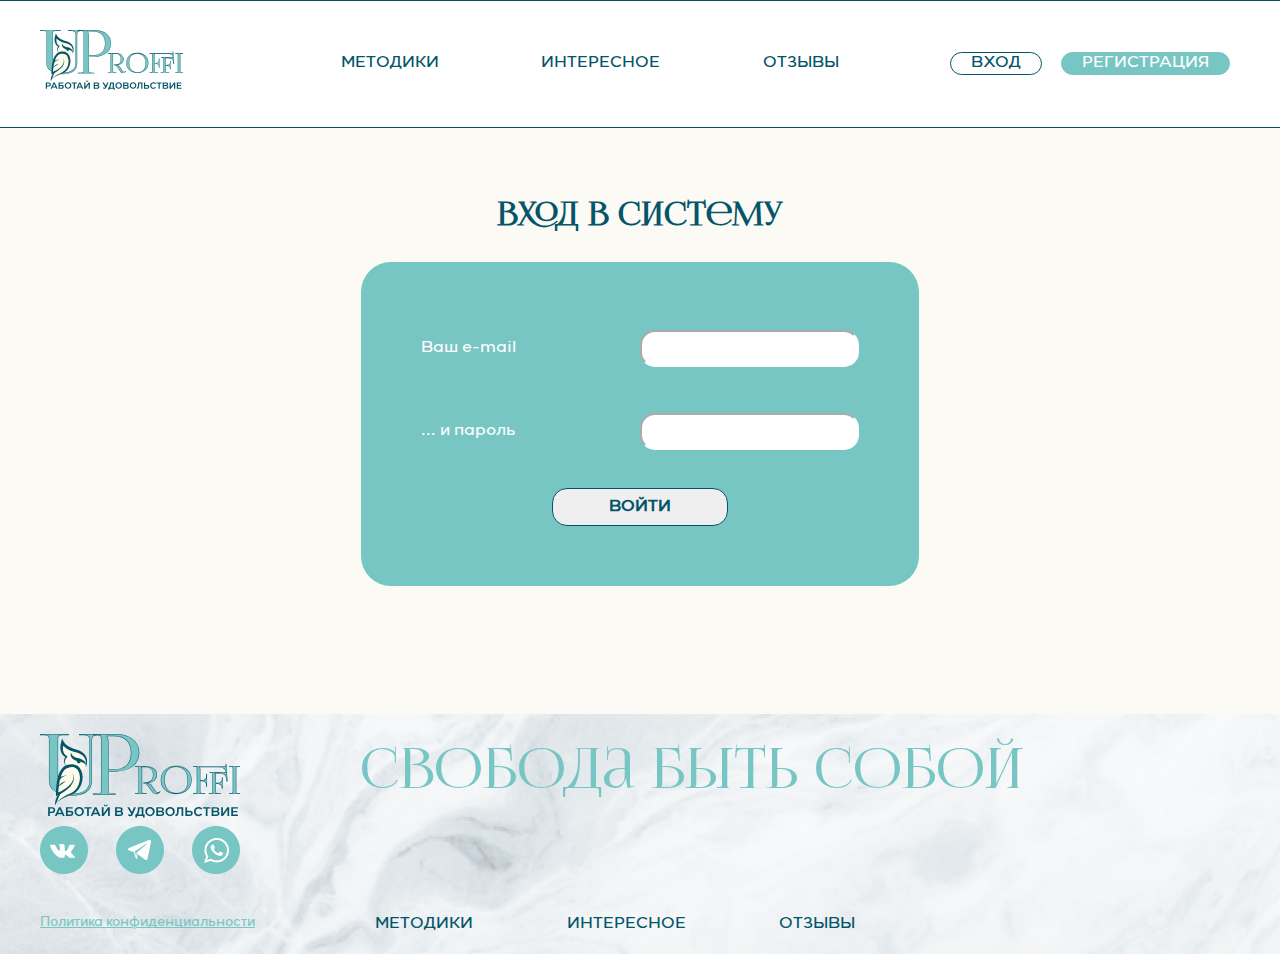
<file: signin.html>
<!DOCTYPE html>
<html lang="en">
<head>
    <meta charset="UTF-8">
    <meta http-equiv="X-UA-Compatible" content="IE=edge">
    <meta name="viewport" content="width=device-width, initial-scale=1.0">
    <title>UProffi - Работай в удовольствие</title>
    <link rel="icon" type="image/x-icon" href="images/favicon.ico">
    <link rel="stylesheet" href="styles/util.css">
    <link rel="stylesheet" href="styles/hamburgers.css">
    <link rel="stylesheet" href="styles/headfooter.css">
    <link rel="stylesheet" href="styles/signin.css">
</head>

<body>
    <header class="header _d-flex _flex-ac _flex-sb">
        <div class="_container12 _d-flex _flex-sb _flex-ac">
            <a href="index.html"> <img src="images/logo_top.svg" alt=""></a>
            <button class="hamburger hamburger--squeeze header__toggle" type="button" id="hamburger_btn">
            <span class="hamburger-box">
                <span class="hamburger-inner"></span>
            </span>
            </button>
            <div class="header__menu _d-flex _flex-sb _flex-ac">
            <nav class="header__nav">
                <ul class="_d-flex _flex-sa header__item--decor _text-gs _uppercase">
                    <li><a class = "header__item _text-medium" href="method.html">Методики</a></li>
                    <li><a class = "header__item _text-medium" href="interesting.html">Интересное</a></li>
                    <li><a class = "header__item _text-medium" href="">Отзывы</a></li>
                </ul>
            </nav>
            <div class="header__btns _d-flex _flex-sa">
                <a class="header__btn header__btn--sec _text-gs _uppercase" href="signin.html">Вход</a>
                <a class="header__btn header__btn--prim _text-gs _uppercase" href="signup.html">Регистрация</a>
            </div>
            </div>
        </div>
        </header>
        <main class="main _d-flex _flex-ac _flex-col">
            <h1 class="_text-big _text-lh _col-dark"> 
                Вход в систему
            </h1>
            <form  class="form" id="signin" name="signin" method="post" action="signin">          
                <label for="email" class="_text-gs _text-medium _col-white">Ваш e-mail</label>
                <input class="form__input _text-gs _col-dark _text-medium" name="email" type="text"/>
                <label for="password" class="_text-gs _text-medium _col-white">... и пароль</label>
                <input class="form__input _text-medium _text-gs _col-dark" name="password" type="password" />
                <input class="form__btn _text-gs _text-medium _uppercase _text-bold"  type="submit" value="Войти" />
            </form>
            
        </main>
        <footer class="footer _d-flex"> 
        <div class= "_container12 footer__main _d-flex _flex-col _flex-sa">
            <div class="_d-flex">
            <div>
                <img class="footer__logo" src="images/logo_top.svg" alt="">
                <div class="_d-flex footer__soc _flex-sb">
                <img src="images/vk.png" alt="">
                <img src="images/telegram.png" alt="">
                <img src="images/whatsup.png" alt="">
                </div>
            </div>
            <p class="footer__h _col-light _text-great _text-lh">свобода быть собой</p>
            </div>
    
            <div class="_d-flex">
            <a class="_text-small _col-light _text-gs footer__confi" href="">Политика конфиденциальности</a>
            <nav class="footer__menu">
                <ul class="_d-flex _flex-sb footer__item--decor _text-gs _uppercase">
                    <li><a class = "footer__item _text-medium" href="method.html">Методики</a></li>
                    <li><a class = "footer__item _text-medium" href="interesting.html">Интересное</a></li>
                    <li><a class = "footer__item _text-medium" href="">Отзывы</a></li>
                </ul>
            </nav>
            </div>
        </div>
        </footer>
    <script src="js/index.js"></script>
</body>
</html>
</file>
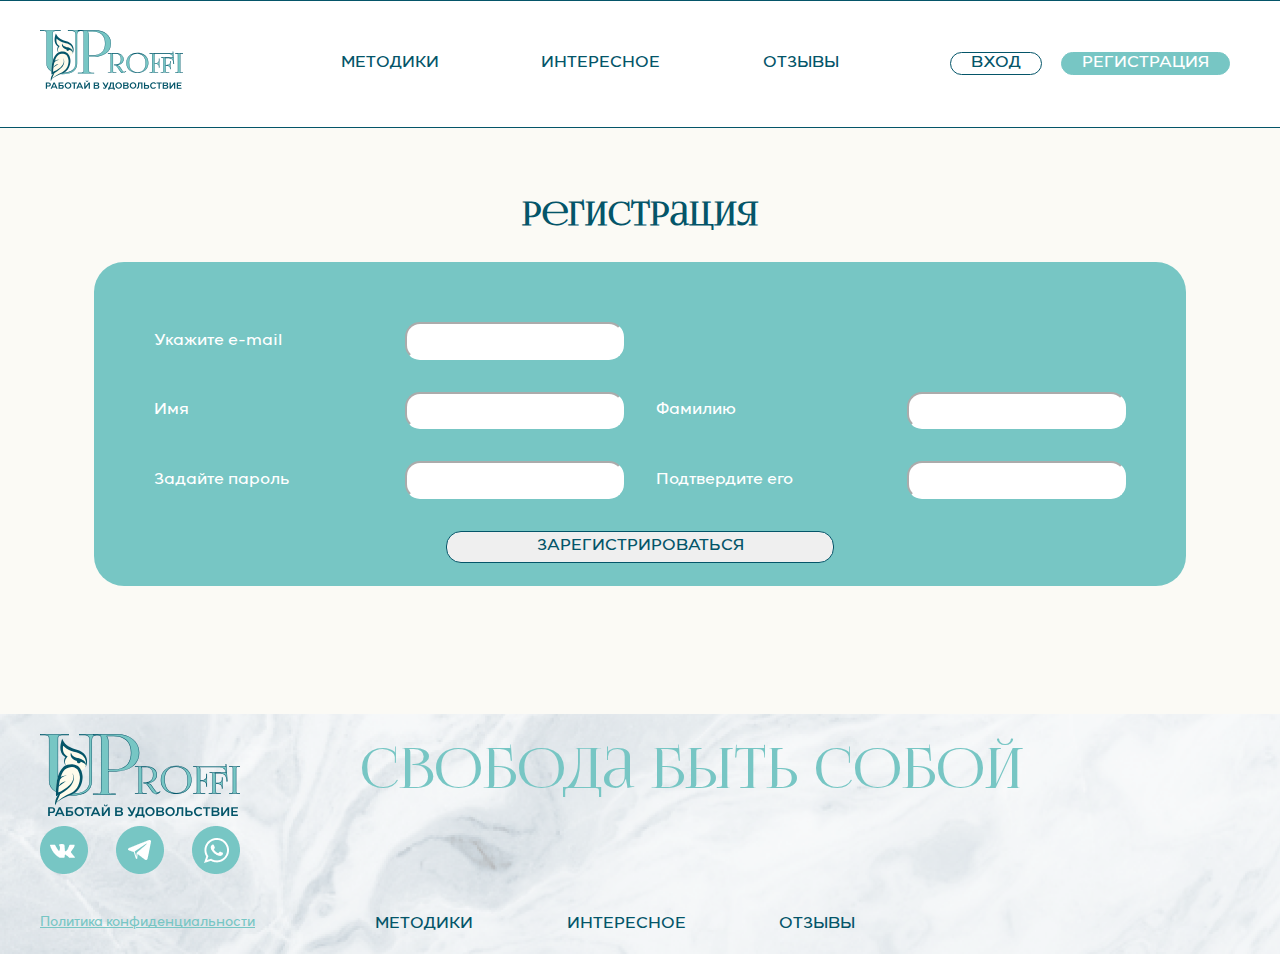
<file: signup.html>
<!DOCTYPE html>
<html lang="en">
<head>
    <meta charset="UTF-8">
    <meta http-equiv="X-UA-Compatible" content="IE=edge">
    <meta name="viewport" content="width=device-width, initial-scale=1.0">
    <title>UProffi - Работай в удовольствие</title>
    <link rel="icon" type="image/x-icon" href="images/favicon.ico">
    <link rel="stylesheet" href="styles/util.css">
    <link rel="stylesheet" href="styles/hamburgers.css">
    <link rel="stylesheet" href="styles/headfooter.css">
    <link rel="stylesheet" href="styles/signup.css">
</head>

<body>
    <header class="header _d-flex _flex-ac _flex-sb">
        <div class="_container12 _d-flex _flex-sb _flex-ac">
            <a href="index.html"> <img src="images/logo_top.svg" alt=""></a>
            <button class="hamburger hamburger--squeeze header__toggle" type="button" id="hamburger_btn">
            <span class="hamburger-box">
                <span class="hamburger-inner"></span>
            </span>
            </button>
            <div class="header__menu _d-flex _flex-sb _flex-ac">
            <nav class="header__nav">
                <ul class="_d-flex _flex-sa header__item--decor _text-gs _uppercase">
                    <li><a class = "header__item _text-medium" href="method.html">Методики</a></li>
                    <li><a class = "header__item _text-medium" href="interesting.html">Интересное</a></li>
                    <li><a class = "header__item _text-medium" href="">Отзывы</a></li>
                </ul>
            </nav>
            <div class="header__btns _d-flex _flex-sa">
                <a class="header__btn header__btn--sec _text-gs _uppercase" href="signin.html">Вход</a>
                <a class="header__btn header__btn--prim _text-gs _uppercase" href="signup.html">Регистрация</a>
            </div>
            </div>
        </div>
        </header>
        <main class="main _d-flex _flex-ac _flex-col">
            <h1 class="_text-big _text-lh _col-dark"> 
                Регистрация
            </h1>
            <form  class="form" id="signup" name="signin" method="post" action="signup">          
                <label for="email" class="_text-gs _text-medium _col-white">Укажите e-mail</label>
                <input class="form__input _text-gs _col-dark _text-medium" name="email" type="text"/>
                <div class="form__placeholder"></div><div class="form__placeholder"></div>
                <label for="firstname" class="_text-gs _text-medium _col-white"> Имя</label>
                <input class="form__input _text-gs _col-dark _text-medium" name="firstname" type="text"/>
                <label for="lastname" class="_text-gs _text-medium _col-white"> Фамилию</label>
                <input class="form__input _text-gs _col-dark _text-medium" name="lastname" type="text"/>
                <label for="password" class="_text-gs _text-medium _col-white"> Задайте пароль</label>
                <input class="form__input _text-medium _text-gs _col-dark" name="password" type="password" />
                <label for="passconf" class="_text-gs _text-medium _col-white"> Подтвердите его</label>
                <input class="form__input _text-medium _text-gs _col-dark" name="passconf" type="password" />
                <input class="form__btn _text-gs _text-medium _uppercase"  type="submit" value="Зарегистрироваться" />
            </form>            
        </main>
        <footer class="footer _d-flex"> 
        <div class= "_container12 footer__main _d-flex _flex-col _flex-sa">
            <div class="_d-flex">
            <div>
                <img class="footer__logo" src="images/logo_top.svg" alt="">
                <div class="_d-flex footer__soc _flex-sb">
                <img src="images/vk.png" alt="">
                <img src="images/telegram.png" alt="">
                <img src="images/whatsup.png" alt="">
                </div>
            </div>
            <p class="footer__h _col-light _text-great _text-lh">свобода быть собой</p>
            </div>
    
            <div class="_d-flex">
            <a class="_text-small _col-light _text-gs footer__confi" href="">Политика конфиденциальности</a>
            <nav class="footer__menu">
                <ul class="_d-flex _flex-sb footer__item--decor _text-gs _uppercase">
                    <li><a class = "footer__item _text-medium" href="method.html">Методики</a></li>
                    <li><a class = "footer__item _text-medium" href="interesting.html">Интересное</a></li>
                    <li><a class = "footer__item _text-medium" href="">Отзывы</a></li>
                </ul>
            </nav>
            </div>
        </div>
        </footer>
    <script src="js/index.js"></script>
</body>
</html>
</file>
<file: styles/util.css>
@font-face {
    font-family: 'Giga Sans Medium';
    src: url('../fonts/GigaSans-Medium.woff2') format('woff2'),
        url('../fonts/GigaSans-Medium.woff') format('woff');
    font-weight: 500;
    font-style: normal;
}

@font-face {
    font-family: 'Giga Sans';
    src:url('../fonts/GigaSans-Regular.woff2') format('woff2'),
        url('../fonts/GigaSans-Regular.woff') format('woff');
    font-weight: normal;
    font-style: normal;
}

@font-face {
    font-family: 'Giga Sans Semi';
    src: url('../fonts/GigaSans-SemiBold.woff2') format('woff2'),
        url('../fonts/GigaSans-SemiBold.woff') format('woff');
    font-weight: 600;
    font-style: normal;
}

@font-face {
    font-family: 'Lighthaus';
    src: url('../fonts/Lighthaus.woff2') format('woff2'),
        url('../fonts/Lighthaus.woff') format('woff');
    font-weight: normal;
    font-style: normal;
    font-display: swap;
}


* {
    margin: 0;
    padding: 0;
}
 
 
 /* служебные классы */

 ._d-flex {
    display: flex;
}

._d-grid {
    display: grid;
}

._flex-sb {
    justify-content: space-between;
}

._flex-sa {
    justify-content: space-around;
}

._flex-ac {
    align-items: center;
}

._flex-col {
    flex-direction: column;
}

._container12 {
    max-width: 1200px;
    width: 95%;
    margin: auto;
}

._container19 {
    max-width: 1920px;
    margin: auto;
}
._text-gs {
    font-family: 'Giga Sans Medium';
}
._text-lh {
    font-family: 'Lighthaus';
}

._text-great {
    font-size: 55px;
}


._text-big {
    font-size: xx-large;
    line-height: 150%;
}

._text-x-large {
    font-size:x-large;
}

._text-medium {
    font-size: medium;
}


._text-small {
    font-size: small;
}

._text-large {
    font-size:large;
}

._text-bold {
    font-weight: bold;
}

._text-stroke {
    -webkit-text-stroke: 0.5px #045569;
}

._uppercase {
    text-transform: uppercase;
}

._col-light {
    color: #77C6C4;
}
._col-dark {
    color: #045569;
}
._col-normal {
    color: #43606E;
}

._col-white {
    color: white;
}

._relative {
    position: relative;
    text-align: center;
}
</file>
<file: styles/headfooter.css>
html{
    height: 100%;
}
body{
    display: flex;
    flex-direction: column;
    height: 100%;
}

header{
    /* 0 flex-grow, 0 flex-shrink, auto flex-basis */
    flex: 0 0 auto;
 }
 main {
    /* 1 flex-grow, 0 flex-shrink, auto flex-basis */
    flex: 1 0 auto;
 }
 footer{
    /* 0 flex-grow, 0 flex-shrink, auto flex-basis */
    flex: 0 0 auto;
 }


/* header */


.header {
    padding-top: 1%;
    padding-bottom: 1%;
    background-color: #FFFFFF;
    border-top: #045569 solid;
    border-top-width: 1px;
    height: 100%;
    max-height: 100px;
    border-bottom: #045569 solid;
    border-bottom-width: 1px;
}

.header__toggle, .header__menu-mobile 
{
    display: none;
}

.header__menu {
    width: 1000px;
}

.header__btns {
    width: 30%;
}

.header__nav {
    width: 60%;
    margin-right: 5%;
    margin-left: 5%;
}

.header__item--decor {
    list-style: none;
}

.header__item {
    text-decoration: none;
    color: #045569;
}


.header__btn {
    border-radius: 15px;
    padding-left: 20px;
    padding-right: 20px;
    text-decoration: none;
    justify-content: center;
    align-items: center;
    font-size: medium;
    cursor: pointer;
}

.header__btn--prim {
    border: 1px solid #77C6C4;
    background-color: #77C6C4;
    color: white;
}

.header__btn--sec {
    border: 1px solid #045569;
    color: #045569;
}

a.header__btn--prim:hover{
    background-color: #045569;
    transition: 0.3s;
}

a.header__btn--sec:hover{
    font-family: 'Giga Sans Semi';
}


/* footer */

/* footer */
/* ========================================= */
.footer {
    background-image: url("../images/footer.png");
}

.footer__main {
    height: 240px;
}
.footer__soc {
    width: 200px;
}

.footer__logo {
    width: 200px;
}

.footer__menu {
    width: 40%;
}

.footer__item {
    text-decoration: none;
    color: #045569;
}

.footer__item--decor {
    list-style: none;
}

.footer__h {   
    margin-left: 10%;
}

.footer__confi{
    margin-right: 10%;
}



@media (max-width: 770px) {
    .header__menu, .footer__menu, .footer__h {
        display: none;
    }
    .header__toggle {
        display:block;
    }

    .hamburger.is-active .hamburger-inner,
    .hamburger.is-active .hamburger-inner::before,
    .hamburger.is-active .hamburger-inner::after,
    .hamburger-inner,
    .hamburger-inner::before,
    .hamburger-inner::after {
        background-color: #045569;
    }

    .header__toggle.is-active + .header__menu {
        display: flex;
        flex-direction: column;
        background-color: #FBFAF5;
        border: #045569 solid 1px;
        padding: 2%;
        z-index: 1;
    }

    .header__toggle.is-active + .header__menu > .header__nav >ul{
        flex-direction: column;
        align-items: center;
    }

    .header__toggle.is-active + .header__menu > .header__btns {
        display: flex;
        flex-direction: column;
        align-items: center;
    }
}

.forms__registration {
    display: none;
}

.forms__registration--open {
    display: flex;
}
</file>
<file: styles/index.css>
html {
    overflow-x: hidden;
}




/* main */
/* ========================================= */

.main {
    padding-top: 5%;
    background-color: #FBFAF5;
}

.box {
    height: 620px;
    display: grid;
    grid-template-columns: repeat(5, 1fr);
    grid-template-rows: repeat(4, 1fr);
}

.box--br {
    border-top-left-radius: 60px 60px;
}

.box__main {
    grid-column: 1 / 4;
    grid-row: 1 / 3;

}

.box__btns {
    grid-column: 1 / 3;
    grid-row: 3 / 4;

}

.box__btns-oval {
    border-radius: 25px;
    margin-right: 40%;
    padding-top: 1%;
    padding-bottom: 1%;
    padding-left: 1%;
    padding-right: 1%;
    background-color: white;
    box-shadow: 0px 3px gray;
    justify-content: space-around;
    align-items: center;
}

.box__btn-main {
    border-radius: 20px;
    padding-left: 2%;
    padding-right: 2%;
    padding-top: 3%;
    padding-bottom: 3%;
    font-size: medium;
}

.box__btn-main--prim {
    text-decoration: none;
    background-color: #77C6C4;
    color: white;
}

a.box__btn-main--prim:hover{
    background-color: #045569;
}

.box__btn-main--sec {
    color: #045569;
}


.box__bottom {
    background-color: white;
    border-left: #045569 solid 1px;
    border-top: #045569 solid 1px;
    border-bottom: #045569 solid 1px;
    grid-column: 1 / 3;
    grid-row: 4 / 5;
    padding: 30px;
    text-align: end;
}

.box-30 {
    background-color: white;
    text-align: center;
    border-left: #045569 solid 1px;
    border-top: #045569 solid 1px;
    border-bottom: #045569 solid 1px;
    grid-column: 3 / 4;
    grid-row: 3 / 5;
}

.box-50 {
    background-color: white;
    text-align: center;
    border-left: #045569 solid 1px;
    border-top: #045569 solid 1px;
    border-bottom: #045569 solid 1px;
    grid-column: 4/ 5;
    grid-row: 2 / 5;
}

.box-70 {
    background-color: white;
    text-align: center;
    border-left: #045569 solid 1px;
    border-right: #045569 solid 1px;
    border-top: #045569 solid 1px;
    border-bottom: #045569 solid 1px;
    grid-column: 5 / 6;
    grid-row: 1 / 5;

}

.box-30 {
    padding: 30px; 
}
.box-50 {
    padding: 30px; 
}
.box-70 {
    padding: 30px; 
}


/* for-whom */
/* ========================================= */

.for-whom {
    padding-top: 5%;
    background-color: #ADD7D6;
    padding-bottom: 5%;
}

.for-whom__header {
    margin-bottom: 5%;
}

.for-whom--bt {
    position: absolute;
    bottom: 20%;
    left: 50%;
    transform: translate(-50%, -50%);
}

/* how-work */
/* ========================================= */

.how-work__btn-top {
    position: absolute;
    left: 50%;
    transform: translate(-50%, -50%);
    border-radius: 20px;
    padding-left: 20px;
    padding-right: 20px;
    padding-top: 10px;
    padding-bottom: 10px;
    justify-content: center;
    align-items: center;
    font-size: medium;
    text-decoration: none;
    border: 1px solid #045569;
    color: #045569;
    background-color: white;
}
a.how-work__btn-top:hover{
    background-color: #77C6C4;
    color:white;
}

.how-work__main {
    background-color: #FBFAF5;
    position: relative;
    width: 100%;
    margin: auto;
    height: 800px;
}

.how-work__header {
    padding-top: 80px;
    text-align: center;
}

.how-work__group {
    position: relative;
    height: 300px;
    background-image: url("../images/group.svg");
    background-repeat: no-repeat;
    background-position: center;
}

.how-work__meet {
    position: absolute;
    top: 5%;
    left: 23%;
}

.how-work__diag {
    position: absolute;
    top:90%;
    left:50%;
}

.how-work__report {
    position: absolute;
    top:5%;
    left:60%;
}


/* help */
/* ========================================= */
.help {
    background-color: #ADD7D6;

}

.help__content {
    background-image: url("../images/stone1.png"), url("../images/stone2.png"), url("../images/stone3.png"), url("../images/stone4.png") ;
    background-repeat: no-repeat;
    background-position: 20%, 40%, 60%, 80%;
    height: 400px;

    
}

    
/* benefits */
/* ========================================= */
.benefits {
    background-color: #FBFAF5;
}

.benefits__content {
   padding-top: 100px;
   padding-bottom: 100px;
   width: 478px;
}

.benefits__btn {
    bottom: 288px;
    left: 2.5px;
    border-radius: 54px;
    padding-left: 15px;
    padding-right: 15px;
    padding-top: 53px;
    padding-bottom: 53px;
    justify-content: center;
    align-items: center;
    font-size: medium;
    position: absolute;
    background-color: #77C6C4;
    text-decoration: none;
    color: white;
}

.benefits__btn:hover {
    text-decoration: underline
}

/* about */
/* ========================================= */
.about {
    padding-top: 100px;
    background-color: #FBFAF5;
    padding-bottom: 100px;
}

.about__btns-oval {
    border-radius: 25px;
    margin-right: 35%;
    padding-top: 1%;
    padding-bottom: 1%;
    padding-left: 1%;
    padding-right: 1%;
    background-color: white;
    box-shadow: 0px 3px gray;
    justify-content: space-around;
    align-items: center;
}

.about__btn-main {
    border-radius: 20px;
    padding-left: 3%;
    padding-right: 3%;
    padding-top: 3%;
    padding-bottom: 3%;
    font-size: medium;
}

.about__btn-main--prim {
    text-decoration: none;
    background-color: #77C6C4;
    color: white;
}

a.about__btn-main--prim:hover{
    background-color: #045569;
}

.about__btn-main--sec {
    text-decoration: none;
    color: #045569;
}

.about__btn-main--sec:hover {
    text-decoration:underline;
}

.about__figure {
    width: 80%;
    padding-right: 2%; 
}


/* adaptiv */
@media (max-width: 770px) {
    .box__bottom, .box-30, .box-50, .box-70,  .how-work, .help, .about__figure, .benefits__logo, .benefits__btn{
        display: none;
    }
    .box__btns-oval {
        margin-right: 30%;
    }

    .box {
        max-width: 1200px;
        height: 620px;
        margin: auto;
        display: grid;
        grid-template-columns: repeat(2, 1fr);
        grid-template-rows: repeat(3, 1fr);
    }

    .for-whom__content {
        flex-direction: column;
    }

    .for-whom__content *{
        margin-bottom: 10%;
    }

    .benefits__content {
        padding-left: 3%;
    }

    .about {
        padding-left: 3%;
    }

  }
  @media (max-width: 500px) {

  }
</file>
<file: styles/interesting.css>
:root{
    --color-dark-blue: #045569;
    --color-blue: #77C6C4;
    --color-light: #FBFAF5;
    --color-white: #FFFFFF;
    --color-line: #43606E;
}
.interesting{
    background-color: var(--color-light);
}
.interesting-title{
    padding: 80px 0;
    text-align: center;
    font-family: 'Lighthaus';
    font-weight: 500;
    font-size: 3.125rem;
    color: var(--color-line);

}
.interesting-title--color{
    color: var(--color-blue)
}
.cards{
    justify-content: space-between;
}
.card{
    max-width: 250px;
    padding: 24px;
    padding-top: 32px;
    width: 100%;
    min-height: 350px;
    border-radius: 80px;
    border: 1px solid var(--color-dark-blue);
    background-color: var(--color-white);
}
.card-title{
    text-align: center;
    margin-bottom: 24px;
    font-family: 'Lighthaus';
    font-weight: 400;
    font-size: 1.875rem;
    color: var(--color-dark-blue);
}
.card-list{
    font-family: 'Giga Sans';
    font-weight: 400;
    color: var(--color-dark-blue);
}
.card-item{
    color: var(--color-blue);
    margin: 24px;
}
.card-item__text{
    font-family: 'Giga Sans';
    font-weight: 400;
    color: var(--color-dark-blue);
}
.card-text{
    margin: 24px 0;
    color: var(--color-blue);
    font-family: 'Giga Sans';
    font-weight: 400;
}
.card-text--color{
 color: var(--color-dark-blue);    
}
.bonus-icon{
display: block;
margin: auto;
margin-top: 48px;
margin-bottom: 48px;
}
.bonus-card-padding{
    padding-bottom: 135px;
}
.bonus-card{
    max-width: 620px;
    width: 100%;
    min-height: 250px;
    border-radius: 80px;
    margin: auto;
    border: 1px solid var(--color-dark-blue);
    background-color: #ADD7D6;
}
.bonus-card-title{
    text-align: center;
    margin: 24px;
    margin-top: 36px;
    font-family: 'Lighthaus';
    font-weight: 400;
    font-size: 1.875rem;
    color: var(--color-dark-blue);
}
.bonus-card-text{
    margin: 24px 120px;
    text-align: center;
    color: var(--color-dark-blue);
    font-family: 'Giga Sans';
    font-weight: 400;
}
.bonus-card-text--color{
    color: var(--color-white);
}
/* article статьи */
.article{
background-color: #ADD7D6;
}
.article-title{
    padding-top: 80px;
    padding-bottom: 24px;
    text-align: center;
    font-family: 'Lighthaus';
    font-weight: 500;
    font-size: 3.125rem;
    color: var(--color-line);
}
.article-text{
    margin: auto;
    padding-bottom: 48px;
    text-align: center;
    color: var(--color-dark-blue);
    font-family: 'Giga Sans';
    font-weight: 400;
}
.article-cards{
    justify-content: space-between;
    padding-bottom: 340px;
}
.article-card{
    max-width: 500px;
    padding-bottom: 36px;
    width: 100%;
    min-height: 490px;
    border-radius: 80px;
    border: 1px solid var(--color-dark-blue);
    background-color: var(--color-white);
}
.article-card__img{
    display: block;
    margin: auto;
    margin-top: 50px;
    margin-bottom: 24px;
}
.article-card-title{
    max-width: 416px;
    margin: auto;
    padding-bottom: 12px;
    text-align: center;
    font-family: 'Lighthaus';
    font-weight: 500;
    font-size: 1.875rem;
    color: var(--color-line);
}
.article-card-text{
    max-width: 385px;
    padding-bottom: 42px;
    margin: auto;
    text-align: left;
    color: var(--color-dark-blue);
    font-family: 'Giga Sans';
    font-weight: 400;
}
.article-card-text--padding{
    padding-bottom: 46px;
}
.article__btn{
    display: block;
    max-width: 85px;
    text-align: center;
    text-decoration: none;
    border-radius: 80px; 
    padding: 16px 50px;
    margin: auto;
}


@media (max-width: 770px) {
    .article-cards, .cards {
        flex-direction: column;
        align-items: center;
    }
    .step {
        display: none;
    }
    .interesting-title{
        text-align: center;
        font-family: 'Lighthaus';
        font-weight: 500;
        font-size: 1.75rem;
    
    }
}
</file>
<file: styles/method.css>
:root{
    --color-dark-blue: #045569;
    --color-blue: #77C6C4;
    --color-light: #FBFAF5;
    --color-white: #FFFFFF;
    --color-line: #43606E;
}
.methods{
    background-color: var(--color-light);
}
.methods-title{
    padding: 80px 0;
    text-align: center;
    font-family: 'Lighthaus';
    font-weight: 500;
    font-size: 3.125rem;
    color: var(--color-blue);
}

.content__top{
    max-height: 70px;
    align-items: center;
}
.content__top:first-child{
    padding-top: 0;
}
.number{
    margin-right: 20px;
}
.content__title{
    font-family: 'Lighthaus';
    font-weight: 500;
    font-size: 1.875rem;
    color: var(--color-dark-blue);
}
.content__text{
    margin-left: 35px;
    padding: 0 90px 65px 55px;
    font-family: 'Giga Sans';
    font-weight: 500;
    font-size: 1rem;
    color: var(--color-dark-blue);
    border-left: 1px solid var(--color-line);
}
.content__text--last{
    border: none;
}
.epilog{
    display: block;
    max-width: 1000px;
    margin: auto;
    text-align: center;
    font-family: 'Lighthaus';
    font-weight: 500;
    font-size: 1.875rem;
    color: var(--color-blue); 
}
.methods-btn-padding{
    padding-top: 50px;
    padding-bottom: 100px;
}
.start-test__btn{
    display: block;
    max-width: 200px;
    text-align: center;
    text-decoration: none;
    border-radius: 80px; 
    padding: 20px 50px;
    margin: auto;
    box-shadow: 0px 4px 4px rgba(0, 0, 0, 0.25);
}

@media (max-width: 770px) {

    .methods-title{
        text-align: center;
        font-family: 'Lighthaus';
        font-weight: 500;
        font-size: 1.95rem;
    }

    .content__title{
        font-family: 'Lighthaus';
        font-weight: 500;
        font-size: 1.2rem;
    }

}
</file>
<file: styles/signin.css>
h1 {
    margin: 2%;
}


.main {
    padding: 3%;
    background-color: #FBFAF5;
    align-content: flex-start;
    height: 510px;
}

.form {
    display: grid; 
    gap: 15%;
    grid-template-columns: 1fr 1fr;
    padding: 5%;
    height: 40%;
    border-radius: 30px;
    background-color: #77C6C4;
    align-items: center;
}

.form__input {
    border-radius: 15px;
    border-color: white;
    height: 1em;
    padding: 4%;
}


.form__btn {
    grid-column-start: 1; 
    grid-column-end: 3; 
    height: 100%;
    border-radius: 15px;
    padding-left: 20px;
    padding-right: 20px;
    text-decoration: none;
    font-size: medium;
    border: 1px solid #045569;
    color: #045569;
    margin-right: 30%;
    margin-left: 30%;
}

.form__btn:hover {
    grid-column-start: 1; 
    grid-column-end: 3; 
    height: 100%;
    border-radius: 15px;
    padding-left: 20px;
    padding-right: 20px;
    text-decoration: none;
    font-size: medium;
    border: 1px solid #045569;
    background-color: #045569;
    color: white;
    margin-right: 30%;
    margin-left: 30%;
    cursor: pointer;
}
</file>
<file: styles/signup.css>
h1 {
    margin: 2%;
}

.main {
    padding: 3%;
    background-color: #FBFAF5;
    align-content: flex-start;
    height: 510px;
}

.form {
    display: grid; 
    gap: 2em;
    grid-template-columns: 1fr 1fr 1fr 1fr;
    padding: 5%;
    height: 40%;
    border-radius: 30px;
    background-color: #77C6C4;
    align-items: center;
}


.form__input {
    border-radius: 15px;
    border-color: white;
    height: 1em;
    padding: 4%;
}


.form__btn {
    grid-column-start: 1; 
    grid-column-end: 5; 
    height: 2em;
    border-radius: 15px;
    padding-left: 20px;
    padding-right: 20px;
    text-decoration: none;
    font-size: medium;
    border: 1px solid #045569;
    color: #045569;
    margin-right: 30%;
    margin-left: 30%;
}

.form__btn:hover {
    grid-column-start: 1; 
    grid-column-end: 5; 
    height: 2em;
    border-radius: 15px;
    padding-left: 20px;
    padding-right: 20px;
    text-decoration: none;
    font-size: medium;
    border: 1px solid #045569;
    background-color: #045569;
    color: white;
    margin-right: 30%;
    margin-left: 30%;
    cursor: pointer;
}

@media (max-width: 770px) {
    .form {
        grid-template-columns: 1fr 1fr;
        height: 1500px;
    }
    .form__btn{
        grid-column-start: 1; 
        grid-column-end: 3; 
        margin-right: 10%;
        margin-left: 10%;
    }
    .form__btn:hover{
        grid-column-start: 1; 
        grid-column-end: 3; 
        margin-right: 10%;
        margin-left: 10%;
    }
    .form__placeholder {
        display: none;
    }
}
</file>
<file: styles/hamburgers.css>
/*!
 * Hamburgers
 * @description Tasty CSS-animated hamburgers
 * @author Jonathan Suh @jonsuh
 * @site https://jonsuh.com/hamburgers
 * @link https://github.com/jonsuh/hamburgers
 */
 .hamburger {
    padding: 15px 15px;
    display: inline-block;
    cursor: pointer;
    transition-property: opacity, filter;
    transition-duration: 0.15s;
    transition-timing-function: linear;
    font: inherit;
    color: inherit;
    text-transform: none;
    background-color: transparent;
    border: 0;
    margin: 0;
    overflow: visible; }
    .hamburger:hover {
      opacity: 0.7; }
    .hamburger.is-active:hover {
      opacity: 0.7; }
    .hamburger.is-active .hamburger-inner,
    .hamburger.is-active .hamburger-inner::before,
    .hamburger.is-active .hamburger-inner::after {
      background-color: #000; }
  
  .hamburger-box {
    width: 40px;
    height: 24px;
    display: inline-block;
    position: relative; }
  
  .hamburger-inner {
    display: block;
    top: 50%;
    margin-top: -2px; }
    .hamburger-inner, .hamburger-inner::before, .hamburger-inner::after {
      width: 40px;
      height: 4px;
      background-color: #000;
      border-radius: 4px;
      position: absolute;
      transition-property: transform;
      transition-duration: 0.15s;
      transition-timing-function: ease; }
    .hamburger-inner::before, .hamburger-inner::after {
      content: "";
      display: block; }
    .hamburger-inner::before {
      top: -10px; }
    .hamburger-inner::after {
      bottom: -10px; }
  
  /*
     * 3DX
     */
  .hamburger--3dx .hamburger-box {
    perspective: 80px; }
  
  .hamburger--3dx .hamburger-inner {
    transition: transform 0.15s cubic-bezier(0.645, 0.045, 0.355, 1), background-color 0s 0.1s cubic-bezier(0.645, 0.045, 0.355, 1); }
    .hamburger--3dx .hamburger-inner::before, .hamburger--3dx .hamburger-inner::after {
      transition: transform 0s 0.1s cubic-bezier(0.645, 0.045, 0.355, 1); }
  
  .hamburger--3dx.is-active .hamburger-inner {
    background-color: transparent !important;
    transform: rotateY(180deg); }
    .hamburger--3dx.is-active .hamburger-inner::before {
      transform: translate3d(0, 10px, 0) rotate(45deg); }
    .hamburger--3dx.is-active .hamburger-inner::after {
      transform: translate3d(0, -10px, 0) rotate(-45deg); }
  
  /*
     * 3DX Reverse
     */
  .hamburger--3dx-r .hamburger-box {
    perspective: 80px; }
  
  .hamburger--3dx-r .hamburger-inner {
    transition: transform 0.15s cubic-bezier(0.645, 0.045, 0.355, 1), background-color 0s 0.1s cubic-bezier(0.645, 0.045, 0.355, 1); }
    .hamburger--3dx-r .hamburger-inner::before, .hamburger--3dx-r .hamburger-inner::after {
      transition: transform 0s 0.1s cubic-bezier(0.645, 0.045, 0.355, 1); }
  
  .hamburger--3dx-r.is-active .hamburger-inner {
    background-color: transparent !important;
    transform: rotateY(-180deg); }
    .hamburger--3dx-r.is-active .hamburger-inner::before {
      transform: translate3d(0, 10px, 0) rotate(45deg); }
    .hamburger--3dx-r.is-active .hamburger-inner::after {
      transform: translate3d(0, -10px, 0) rotate(-45deg); }
  
  /*
     * 3DY
     */
  .hamburger--3dy .hamburger-box {
    perspective: 80px; }
  
  .hamburger--3dy .hamburger-inner {
    transition: transform 0.15s cubic-bezier(0.645, 0.045, 0.355, 1), background-color 0s 0.1s cubic-bezier(0.645, 0.045, 0.355, 1); }
    .hamburger--3dy .hamburger-inner::before, .hamburger--3dy .hamburger-inner::after {
      transition: transform 0s 0.1s cubic-bezier(0.645, 0.045, 0.355, 1); }
  
  .hamburger--3dy.is-active .hamburger-inner {
    background-color: transparent !important;
    transform: rotateX(-180deg); }
    .hamburger--3dy.is-active .hamburger-inner::before {
      transform: translate3d(0, 10px, 0) rotate(45deg); }
    .hamburger--3dy.is-active .hamburger-inner::after {
      transform: translate3d(0, -10px, 0) rotate(-45deg); }
  
  /*
     * 3DY Reverse
     */
  .hamburger--3dy-r .hamburger-box {
    perspective: 80px; }
  
  .hamburger--3dy-r .hamburger-inner {
    transition: transform 0.15s cubic-bezier(0.645, 0.045, 0.355, 1), background-color 0s 0.1s cubic-bezier(0.645, 0.045, 0.355, 1); }
    .hamburger--3dy-r .hamburger-inner::before, .hamburger--3dy-r .hamburger-inner::after {
      transition: transform 0s 0.1s cubic-bezier(0.645, 0.045, 0.355, 1); }
  
  .hamburger--3dy-r.is-active .hamburger-inner {
    background-color: transparent !important;
    transform: rotateX(180deg); }
    .hamburger--3dy-r.is-active .hamburger-inner::before {
      transform: translate3d(0, 10px, 0) rotate(45deg); }
    .hamburger--3dy-r.is-active .hamburger-inner::after {
      transform: translate3d(0, -10px, 0) rotate(-45deg); }
  
  /*
     * 3DXY
     */
  .hamburger--3dxy .hamburger-box {
    perspective: 80px; }
  
  .hamburger--3dxy .hamburger-inner {
    transition: transform 0.15s cubic-bezier(0.645, 0.045, 0.355, 1), background-color 0s 0.1s cubic-bezier(0.645, 0.045, 0.355, 1); }
    .hamburger--3dxy .hamburger-inner::before, .hamburger--3dxy .hamburger-inner::after {
      transition: transform 0s 0.1s cubic-bezier(0.645, 0.045, 0.355, 1); }
  
  .hamburger--3dxy.is-active .hamburger-inner {
    background-color: transparent !important;
    transform: rotateX(180deg) rotateY(180deg); }
    .hamburger--3dxy.is-active .hamburger-inner::before {
      transform: translate3d(0, 10px, 0) rotate(45deg); }
    .hamburger--3dxy.is-active .hamburger-inner::after {
      transform: translate3d(0, -10px, 0) rotate(-45deg); }
  
  /*
     * 3DXY Reverse
     */
  .hamburger--3dxy-r .hamburger-box {
    perspective: 80px; }
  
  .hamburger--3dxy-r .hamburger-inner {
    transition: transform 0.15s cubic-bezier(0.645, 0.045, 0.355, 1), background-color 0s 0.1s cubic-bezier(0.645, 0.045, 0.355, 1); }
    .hamburger--3dxy-r .hamburger-inner::before, .hamburger--3dxy-r .hamburger-inner::after {
      transition: transform 0s 0.1s cubic-bezier(0.645, 0.045, 0.355, 1); }
  
  .hamburger--3dxy-r.is-active .hamburger-inner {
    background-color: transparent !important;
    transform: rotateX(180deg) rotateY(180deg) rotateZ(-180deg); }
    .hamburger--3dxy-r.is-active .hamburger-inner::before {
      transform: translate3d(0, 10px, 0) rotate(45deg); }
    .hamburger--3dxy-r.is-active .hamburger-inner::after {
      transform: translate3d(0, -10px, 0) rotate(-45deg); }
  
  /*
     * Arrow
     */
  .hamburger--arrow.is-active .hamburger-inner::before {
    transform: translate3d(-8px, 0, 0) rotate(-45deg) scale(0.7, 1); }
  
  .hamburger--arrow.is-active .hamburger-inner::after {
    transform: translate3d(-8px, 0, 0) rotate(45deg) scale(0.7, 1); }
  
  /*
     * Arrow Right
     */
  .hamburger--arrow-r.is-active .hamburger-inner::before {
    transform: translate3d(8px, 0, 0) rotate(45deg) scale(0.7, 1); }
  
  .hamburger--arrow-r.is-active .hamburger-inner::after {
    transform: translate3d(8px, 0, 0) rotate(-45deg) scale(0.7, 1); }
  
  /*
     * Arrow Alt
     */
  .hamburger--arrowalt .hamburger-inner::before {
    transition: top 0.1s 0.1s ease, transform 0.1s cubic-bezier(0.165, 0.84, 0.44, 1); }
  
  .hamburger--arrowalt .hamburger-inner::after {
    transition: bottom 0.1s 0.1s ease, transform 0.1s cubic-bezier(0.165, 0.84, 0.44, 1); }
  
  .hamburger--arrowalt.is-active .hamburger-inner::before {
    top: 0;
    transform: translate3d(-8px, -10px, 0) rotate(-45deg) scale(0.7, 1);
    transition: top 0.1s ease, transform 0.1s 0.1s cubic-bezier(0.895, 0.03, 0.685, 0.22); }
  
  .hamburger--arrowalt.is-active .hamburger-inner::after {
    bottom: 0;
    transform: translate3d(-8px, 10px, 0) rotate(45deg) scale(0.7, 1);
    transition: bottom 0.1s ease, transform 0.1s 0.1s cubic-bezier(0.895, 0.03, 0.685, 0.22); }
  
  /*
     * Arrow Alt Right
     */
  .hamburger--arrowalt-r .hamburger-inner::before {
    transition: top 0.1s 0.1s ease, transform 0.1s cubic-bezier(0.165, 0.84, 0.44, 1); }
  
  .hamburger--arrowalt-r .hamburger-inner::after {
    transition: bottom 0.1s 0.1s ease, transform 0.1s cubic-bezier(0.165, 0.84, 0.44, 1); }
  
  .hamburger--arrowalt-r.is-active .hamburger-inner::before {
    top: 0;
    transform: translate3d(8px, -10px, 0) rotate(45deg) scale(0.7, 1);
    transition: top 0.1s ease, transform 0.1s 0.1s cubic-bezier(0.895, 0.03, 0.685, 0.22); }
  
  .hamburger--arrowalt-r.is-active .hamburger-inner::after {
    bottom: 0;
    transform: translate3d(8px, 10px, 0) rotate(-45deg) scale(0.7, 1);
    transition: bottom 0.1s ease, transform 0.1s 0.1s cubic-bezier(0.895, 0.03, 0.685, 0.22); }
  
  /*
     * Arrow Turn
     */
  .hamburger--arrowturn.is-active .hamburger-inner {
    transform: rotate(-180deg); }
    .hamburger--arrowturn.is-active .hamburger-inner::before {
      transform: translate3d(8px, 0, 0) rotate(45deg) scale(0.7, 1); }
    .hamburger--arrowturn.is-active .hamburger-inner::after {
      transform: translate3d(8px, 0, 0) rotate(-45deg) scale(0.7, 1); }
  
  /*
     * Arrow Turn Right
     */
  .hamburger--arrowturn-r.is-active .hamburger-inner {
    transform: rotate(-180deg); }
    .hamburger--arrowturn-r.is-active .hamburger-inner::before {
      transform: translate3d(-8px, 0, 0) rotate(-45deg) scale(0.7, 1); }
    .hamburger--arrowturn-r.is-active .hamburger-inner::after {
      transform: translate3d(-8px, 0, 0) rotate(45deg) scale(0.7, 1); }
  
  /*
     * Boring
     */
  .hamburger--boring .hamburger-inner, .hamburger--boring .hamburger-inner::before, .hamburger--boring .hamburger-inner::after {
    transition-property: none; }
  
  .hamburger--boring.is-active .hamburger-inner {
    transform: rotate(45deg); }
    .hamburger--boring.is-active .hamburger-inner::before {
      top: 0;
      opacity: 0; }
    .hamburger--boring.is-active .hamburger-inner::after {
      bottom: 0;
      transform: rotate(-90deg); }
  
  /*
     * Collapse
     */
  .hamburger--collapse .hamburger-inner {
    top: auto;
    bottom: 0;
    transition-duration: 0.13s;
    transition-delay: 0.13s;
    transition-timing-function: cubic-bezier(0.55, 0.055, 0.675, 0.19); }
    .hamburger--collapse .hamburger-inner::after {
      top: -20px;
      transition: top 0.2s 0.2s cubic-bezier(0.33333, 0.66667, 0.66667, 1), opacity 0.1s linear; }
    .hamburger--collapse .hamburger-inner::before {
      transition: top 0.12s 0.2s cubic-bezier(0.33333, 0.66667, 0.66667, 1), transform 0.13s cubic-bezier(0.55, 0.055, 0.675, 0.19); }
  
  .hamburger--collapse.is-active .hamburger-inner {
    transform: translate3d(0, -10px, 0) rotate(-45deg);
    transition-delay: 0.22s;
    transition-timing-function: cubic-bezier(0.215, 0.61, 0.355, 1); }
    .hamburger--collapse.is-active .hamburger-inner::after {
      top: 0;
      opacity: 0;
      transition: top 0.2s cubic-bezier(0.33333, 0, 0.66667, 0.33333), opacity 0.1s 0.22s linear; }
    .hamburger--collapse.is-active .hamburger-inner::before {
      top: 0;
      transform: rotate(-90deg);
      transition: top 0.1s 0.16s cubic-bezier(0.33333, 0, 0.66667, 0.33333), transform 0.13s 0.25s cubic-bezier(0.215, 0.61, 0.355, 1); }
  
  /*
     * Collapse Reverse
     */
  .hamburger--collapse-r .hamburger-inner {
    top: auto;
    bottom: 0;
    transition-duration: 0.13s;
    transition-delay: 0.13s;
    transition-timing-function: cubic-bezier(0.55, 0.055, 0.675, 0.19); }
    .hamburger--collapse-r .hamburger-inner::after {
      top: -20px;
      transition: top 0.2s 0.2s cubic-bezier(0.33333, 0.66667, 0.66667, 1), opacity 0.1s linear; }
    .hamburger--collapse-r .hamburger-inner::before {
      transition: top 0.12s 0.2s cubic-bezier(0.33333, 0.66667, 0.66667, 1), transform 0.13s cubic-bezier(0.55, 0.055, 0.675, 0.19); }
  
  .hamburger--collapse-r.is-active .hamburger-inner {
    transform: translate3d(0, -10px, 0) rotate(45deg);
    transition-delay: 0.22s;
    transition-timing-function: cubic-bezier(0.215, 0.61, 0.355, 1); }
    .hamburger--collapse-r.is-active .hamburger-inner::after {
      top: 0;
      opacity: 0;
      transition: top 0.2s cubic-bezier(0.33333, 0, 0.66667, 0.33333), opacity 0.1s 0.22s linear; }
    .hamburger--collapse-r.is-active .hamburger-inner::before {
      top: 0;
      transform: rotate(90deg);
      transition: top 0.1s 0.16s cubic-bezier(0.33333, 0, 0.66667, 0.33333), transform 0.13s 0.25s cubic-bezier(0.215, 0.61, 0.355, 1); }
  
  /*
     * Elastic
     */
  .hamburger--elastic .hamburger-inner {
    top: 2px;
    transition-duration: 0.275s;
    transition-timing-function: cubic-bezier(0.68, -0.55, 0.265, 1.55); }
    .hamburger--elastic .hamburger-inner::before {
      top: 10px;
      transition: opacity 0.125s 0.275s ease; }
    .hamburger--elastic .hamburger-inner::after {
      top: 20px;
      transition: transform 0.275s cubic-bezier(0.68, -0.55, 0.265, 1.55); }
  
  .hamburger--elastic.is-active .hamburger-inner {
    transform: translate3d(0, 10px, 0) rotate(135deg);
    transition-delay: 0.075s; }
    .hamburger--elastic.is-active .hamburger-inner::before {
      transition-delay: 0s;
      opacity: 0; }
    .hamburger--elastic.is-active .hamburger-inner::after {
      transform: translate3d(0, -20px, 0) rotate(-270deg);
      transition-delay: 0.075s; }
  
  /*
     * Elastic Reverse
     */
  .hamburger--elastic-r .hamburger-inner {
    top: 2px;
    transition-duration: 0.275s;
    transition-timing-function: cubic-bezier(0.68, -0.55, 0.265, 1.55); }
    .hamburger--elastic-r .hamburger-inner::before {
      top: 10px;
      transition: opacity 0.125s 0.275s ease; }
    .hamburger--elastic-r .hamburger-inner::after {
      top: 20px;
      transition: transform 0.275s cubic-bezier(0.68, -0.55, 0.265, 1.55); }
  
  .hamburger--elastic-r.is-active .hamburger-inner {
    transform: translate3d(0, 10px, 0) rotate(-135deg);
    transition-delay: 0.075s; }
    .hamburger--elastic-r.is-active .hamburger-inner::before {
      transition-delay: 0s;
      opacity: 0; }
    .hamburger--elastic-r.is-active .hamburger-inner::after {
      transform: translate3d(0, -20px, 0) rotate(270deg);
      transition-delay: 0.075s; }
  
  /*
     * Emphatic
     */
  .hamburger--emphatic {
    overflow: hidden; }
    .hamburger--emphatic .hamburger-inner {
      transition: background-color 0.125s 0.175s ease-in; }
      .hamburger--emphatic .hamburger-inner::before {
        left: 0;
        transition: transform 0.125s cubic-bezier(0.6, 0.04, 0.98, 0.335), top 0.05s 0.125s linear, left 0.125s 0.175s ease-in; }
      .hamburger--emphatic .hamburger-inner::after {
        top: 10px;
        right: 0;
        transition: transform 0.125s cubic-bezier(0.6, 0.04, 0.98, 0.335), top 0.05s 0.125s linear, right 0.125s 0.175s ease-in; }
    .hamburger--emphatic.is-active .hamburger-inner {
      transition-delay: 0s;
      transition-timing-function: ease-out;
      background-color: transparent !important; }
      .hamburger--emphatic.is-active .hamburger-inner::before {
        left: -80px;
        top: -80px;
        transform: translate3d(80px, 80px, 0) rotate(45deg);
        transition: left 0.125s ease-out, top 0.05s 0.125s linear, transform 0.125s 0.175s cubic-bezier(0.075, 0.82, 0.165, 1); }
      .hamburger--emphatic.is-active .hamburger-inner::after {
        right: -80px;
        top: -80px;
        transform: translate3d(-80px, 80px, 0) rotate(-45deg);
        transition: right 0.125s ease-out, top 0.05s 0.125s linear, transform 0.125s 0.175s cubic-bezier(0.075, 0.82, 0.165, 1); }
  
  /*
     * Emphatic Reverse
     */
  .hamburger--emphatic-r {
    overflow: hidden; }
    .hamburger--emphatic-r .hamburger-inner {
      transition: background-color 0.125s 0.175s ease-in; }
      .hamburger--emphatic-r .hamburger-inner::before {
        left: 0;
        transition: transform 0.125s cubic-bezier(0.6, 0.04, 0.98, 0.335), top 0.05s 0.125s linear, left 0.125s 0.175s ease-in; }
      .hamburger--emphatic-r .hamburger-inner::after {
        top: 10px;
        right: 0;
        transition: transform 0.125s cubic-bezier(0.6, 0.04, 0.98, 0.335), top 0.05s 0.125s linear, right 0.125s 0.175s ease-in; }
    .hamburger--emphatic-r.is-active .hamburger-inner {
      transition-delay: 0s;
      transition-timing-function: ease-out;
      background-color: transparent !important; }
      .hamburger--emphatic-r.is-active .hamburger-inner::before {
        left: -80px;
        top: 80px;
        transform: translate3d(80px, -80px, 0) rotate(-45deg);
        transition: left 0.125s ease-out, top 0.05s 0.125s linear, transform 0.125s 0.175s cubic-bezier(0.075, 0.82, 0.165, 1); }
      .hamburger--emphatic-r.is-active .hamburger-inner::after {
        right: -80px;
        top: 80px;
        transform: translate3d(-80px, -80px, 0) rotate(45deg);
        transition: right 0.125s ease-out, top 0.05s 0.125s linear, transform 0.125s 0.175s cubic-bezier(0.075, 0.82, 0.165, 1); }
  
  /*
     * Minus
     */
  .hamburger--minus .hamburger-inner::before, .hamburger--minus .hamburger-inner::after {
    transition: bottom 0.08s 0s ease-out, top 0.08s 0s ease-out, opacity 0s linear; }
  
  .hamburger--minus.is-active .hamburger-inner::before, .hamburger--minus.is-active .hamburger-inner::after {
    opacity: 0;
    transition: bottom 0.08s ease-out, top 0.08s ease-out, opacity 0s 0.08s linear; }
  
  .hamburger--minus.is-active .hamburger-inner::before {
    top: 0; }
  
  .hamburger--minus.is-active .hamburger-inner::after {
    bottom: 0; }
  
  /*
     * Slider
     */
  .hamburger--slider .hamburger-inner {
    top: 2px; }
    .hamburger--slider .hamburger-inner::before {
      top: 10px;
      transition-property: transform, opacity;
      transition-timing-function: ease;
      transition-duration: 0.15s; }
    .hamburger--slider .hamburger-inner::after {
      top: 20px; }
  
  .hamburger--slider.is-active .hamburger-inner {
    transform: translate3d(0, 10px, 0) rotate(45deg); }
    .hamburger--slider.is-active .hamburger-inner::before {
      transform: rotate(-45deg) translate3d(-5.71429px, -6px, 0);
      opacity: 0; }
    .hamburger--slider.is-active .hamburger-inner::after {
      transform: translate3d(0, -20px, 0) rotate(-90deg); }
  
  /*
     * Slider Reverse
     */
  .hamburger--slider-r .hamburger-inner {
    top: 2px; }
    .hamburger--slider-r .hamburger-inner::before {
      top: 10px;
      transition-property: transform, opacity;
      transition-timing-function: ease;
      transition-duration: 0.15s; }
    .hamburger--slider-r .hamburger-inner::after {
      top: 20px; }
  
  .hamburger--slider-r.is-active .hamburger-inner {
    transform: translate3d(0, 10px, 0) rotate(-45deg); }
    .hamburger--slider-r.is-active .hamburger-inner::before {
      transform: rotate(45deg) translate3d(5.71429px, -6px, 0);
      opacity: 0; }
    .hamburger--slider-r.is-active .hamburger-inner::after {
      transform: translate3d(0, -20px, 0) rotate(90deg); }
  
  /*
     * Spin
     */
  .hamburger--spin .hamburger-inner {
    transition-duration: 0.22s;
    transition-timing-function: cubic-bezier(0.55, 0.055, 0.675, 0.19); }
    .hamburger--spin .hamburger-inner::before {
      transition: top 0.1s 0.25s ease-in, opacity 0.1s ease-in; }
    .hamburger--spin .hamburger-inner::after {
      transition: bottom 0.1s 0.25s ease-in, transform 0.22s cubic-bezier(0.55, 0.055, 0.675, 0.19); }
  
  .hamburger--spin.is-active .hamburger-inner {
    transform: rotate(225deg);
    transition-delay: 0.12s;
    transition-timing-function: cubic-bezier(0.215, 0.61, 0.355, 1); }
    .hamburger--spin.is-active .hamburger-inner::before {
      top: 0;
      opacity: 0;
      transition: top 0.1s ease-out, opacity 0.1s 0.12s ease-out; }
    .hamburger--spin.is-active .hamburger-inner::after {
      bottom: 0;
      transform: rotate(-90deg);
      transition: bottom 0.1s ease-out, transform 0.22s 0.12s cubic-bezier(0.215, 0.61, 0.355, 1); }
  
  /*
     * Spin Reverse
     */
  .hamburger--spin-r .hamburger-inner {
    transition-duration: 0.22s;
    transition-timing-function: cubic-bezier(0.55, 0.055, 0.675, 0.19); }
    .hamburger--spin-r .hamburger-inner::before {
      transition: top 0.1s 0.25s ease-in, opacity 0.1s ease-in; }
    .hamburger--spin-r .hamburger-inner::after {
      transition: bottom 0.1s 0.25s ease-in, transform 0.22s cubic-bezier(0.55, 0.055, 0.675, 0.19); }
  
  .hamburger--spin-r.is-active .hamburger-inner {
    transform: rotate(-225deg);
    transition-delay: 0.12s;
    transition-timing-function: cubic-bezier(0.215, 0.61, 0.355, 1); }
    .hamburger--spin-r.is-active .hamburger-inner::before {
      top: 0;
      opacity: 0;
      transition: top 0.1s ease-out, opacity 0.1s 0.12s ease-out; }
    .hamburger--spin-r.is-active .hamburger-inner::after {
      bottom: 0;
      transform: rotate(90deg);
      transition: bottom 0.1s ease-out, transform 0.22s 0.12s cubic-bezier(0.215, 0.61, 0.355, 1); }
  
  /*
     * Spring
     */
  .hamburger--spring .hamburger-inner {
    top: 2px;
    transition: background-color 0s 0.13s linear; }
    .hamburger--spring .hamburger-inner::before {
      top: 10px;
      transition: top 0.1s 0.2s cubic-bezier(0.33333, 0.66667, 0.66667, 1), transform 0.13s cubic-bezier(0.55, 0.055, 0.675, 0.19); }
    .hamburger--spring .hamburger-inner::after {
      top: 20px;
      transition: top 0.2s 0.2s cubic-bezier(0.33333, 0.66667, 0.66667, 1), transform 0.13s cubic-bezier(0.55, 0.055, 0.675, 0.19); }
  
  .hamburger--spring.is-active .hamburger-inner {
    transition-delay: 0.22s;
    background-color: transparent !important; }
    .hamburger--spring.is-active .hamburger-inner::before {
      top: 0;
      transition: top 0.1s 0.15s cubic-bezier(0.33333, 0, 0.66667, 0.33333), transform 0.13s 0.22s cubic-bezier(0.215, 0.61, 0.355, 1);
      transform: translate3d(0, 10px, 0) rotate(45deg); }
    .hamburger--spring.is-active .hamburger-inner::after {
      top: 0;
      transition: top 0.2s cubic-bezier(0.33333, 0, 0.66667, 0.33333), transform 0.13s 0.22s cubic-bezier(0.215, 0.61, 0.355, 1);
      transform: translate3d(0, 10px, 0) rotate(-45deg); }
  
  /*
     * Spring Reverse
     */
  .hamburger--spring-r .hamburger-inner {
    top: auto;
    bottom: 0;
    transition-duration: 0.13s;
    transition-delay: 0s;
    transition-timing-function: cubic-bezier(0.55, 0.055, 0.675, 0.19); }
    .hamburger--spring-r .hamburger-inner::after {
      top: -20px;
      transition: top 0.2s 0.2s cubic-bezier(0.33333, 0.66667, 0.66667, 1), opacity 0s linear; }
    .hamburger--spring-r .hamburger-inner::before {
      transition: top 0.1s 0.2s cubic-bezier(0.33333, 0.66667, 0.66667, 1), transform 0.13s cubic-bezier(0.55, 0.055, 0.675, 0.19); }
  
  .hamburger--spring-r.is-active .hamburger-inner {
    transform: translate3d(0, -10px, 0) rotate(-45deg);
    transition-delay: 0.22s;
    transition-timing-function: cubic-bezier(0.215, 0.61, 0.355, 1); }
    .hamburger--spring-r.is-active .hamburger-inner::after {
      top: 0;
      opacity: 0;
      transition: top 0.2s cubic-bezier(0.33333, 0, 0.66667, 0.33333), opacity 0s 0.22s linear; }
    .hamburger--spring-r.is-active .hamburger-inner::before {
      top: 0;
      transform: rotate(90deg);
      transition: top 0.1s 0.15s cubic-bezier(0.33333, 0, 0.66667, 0.33333), transform 0.13s 0.22s cubic-bezier(0.215, 0.61, 0.355, 1); }
  
  /*
     * Stand
     */
  .hamburger--stand .hamburger-inner {
    transition: transform 0.075s 0.15s cubic-bezier(0.55, 0.055, 0.675, 0.19), background-color 0s 0.075s linear; }
    .hamburger--stand .hamburger-inner::before {
      transition: top 0.075s 0.075s ease-in, transform 0.075s 0s cubic-bezier(0.55, 0.055, 0.675, 0.19); }
    .hamburger--stand .hamburger-inner::after {
      transition: bottom 0.075s 0.075s ease-in, transform 0.075s 0s cubic-bezier(0.55, 0.055, 0.675, 0.19); }
  
  .hamburger--stand.is-active .hamburger-inner {
    transform: rotate(90deg);
    background-color: transparent !important;
    transition: transform 0.075s 0s cubic-bezier(0.215, 0.61, 0.355, 1), background-color 0s 0.15s linear; }
    .hamburger--stand.is-active .hamburger-inner::before {
      top: 0;
      transform: rotate(-45deg);
      transition: top 0.075s 0.1s ease-out, transform 0.075s 0.15s cubic-bezier(0.215, 0.61, 0.355, 1); }
    .hamburger--stand.is-active .hamburger-inner::after {
      bottom: 0;
      transform: rotate(45deg);
      transition: bottom 0.075s 0.1s ease-out, transform 0.075s 0.15s cubic-bezier(0.215, 0.61, 0.355, 1); }
  
  /*
     * Stand Reverse
     */
  .hamburger--stand-r .hamburger-inner {
    transition: transform 0.075s 0.15s cubic-bezier(0.55, 0.055, 0.675, 0.19), background-color 0s 0.075s linear; }
    .hamburger--stand-r .hamburger-inner::before {
      transition: top 0.075s 0.075s ease-in, transform 0.075s 0s cubic-bezier(0.55, 0.055, 0.675, 0.19); }
    .hamburger--stand-r .hamburger-inner::after {
      transition: bottom 0.075s 0.075s ease-in, transform 0.075s 0s cubic-bezier(0.55, 0.055, 0.675, 0.19); }
  
  .hamburger--stand-r.is-active .hamburger-inner {
    transform: rotate(-90deg);
    background-color: transparent !important;
    transition: transform 0.075s 0s cubic-bezier(0.215, 0.61, 0.355, 1), background-color 0s 0.15s linear; }
    .hamburger--stand-r.is-active .hamburger-inner::before {
      top: 0;
      transform: rotate(-45deg);
      transition: top 0.075s 0.1s ease-out, transform 0.075s 0.15s cubic-bezier(0.215, 0.61, 0.355, 1); }
    .hamburger--stand-r.is-active .hamburger-inner::after {
      bottom: 0;
      transform: rotate(45deg);
      transition: bottom 0.075s 0.1s ease-out, transform 0.075s 0.15s cubic-bezier(0.215, 0.61, 0.355, 1); }
  
  /*
     * Squeeze
     */
  .hamburger--squeeze .hamburger-inner {
    transition-duration: 0.075s;
    transition-timing-function: cubic-bezier(0.55, 0.055, 0.675, 0.19); }
    .hamburger--squeeze .hamburger-inner::before {
      transition: top 0.075s 0.12s ease, opacity 0.075s ease; }
    .hamburger--squeeze .hamburger-inner::after {
      transition: bottom 0.075s 0.12s ease, transform 0.075s cubic-bezier(0.55, 0.055, 0.675, 0.19); }
  
  .hamburger--squeeze.is-active .hamburger-inner {
    transform: rotate(45deg);
    transition-delay: 0.12s;
    transition-timing-function: cubic-bezier(0.215, 0.61, 0.355, 1); }
    .hamburger--squeeze.is-active .hamburger-inner::before {
      top: 0;
      opacity: 0;
      transition: top 0.075s ease, opacity 0.075s 0.12s ease; }
    .hamburger--squeeze.is-active .hamburger-inner::after {
      bottom: 0;
      transform: rotate(-90deg);
      transition: bottom 0.075s ease, transform 0.075s 0.12s cubic-bezier(0.215, 0.61, 0.355, 1); }
  
  /*
     * Vortex
     */
  .hamburger--vortex .hamburger-inner {
    transition-duration: 0.2s;
    transition-timing-function: cubic-bezier(0.19, 1, 0.22, 1); }
    .hamburger--vortex .hamburger-inner::before, .hamburger--vortex .hamburger-inner::after {
      transition-duration: 0s;
      transition-delay: 0.1s;
      transition-timing-function: linear; }
    .hamburger--vortex .hamburger-inner::before {
      transition-property: top, opacity; }
    .hamburger--vortex .hamburger-inner::after {
      transition-property: bottom, transform; }
  
  .hamburger--vortex.is-active .hamburger-inner {
    transform: rotate(765deg);
    transition-timing-function: cubic-bezier(0.19, 1, 0.22, 1); }
    .hamburger--vortex.is-active .hamburger-inner::before, .hamburger--vortex.is-active .hamburger-inner::after {
      transition-delay: 0s; }
    .hamburger--vortex.is-active .hamburger-inner::before {
      top: 0;
      opacity: 0; }
    .hamburger--vortex.is-active .hamburger-inner::after {
      bottom: 0;
      transform: rotate(90deg); }
  
  /*
     * Vortex Reverse
     */
  .hamburger--vortex-r .hamburger-inner {
    transition-duration: 0.2s;
    transition-timing-function: cubic-bezier(0.19, 1, 0.22, 1); }
    .hamburger--vortex-r .hamburger-inner::before, .hamburger--vortex-r .hamburger-inner::after {
      transition-duration: 0s;
      transition-delay: 0.1s;
      transition-timing-function: linear; }
    .hamburger--vortex-r .hamburger-inner::before {
      transition-property: top, opacity; }
    .hamburger--vortex-r .hamburger-inner::after {
      transition-property: bottom, transform; }
  
  .hamburger--vortex-r.is-active .hamburger-inner {
    transform: rotate(-765deg);
    transition-timing-function: cubic-bezier(0.19, 1, 0.22, 1); }
    .hamburger--vortex-r.is-active .hamburger-inner::before, .hamburger--vortex-r.is-active .hamburger-inner::after {
      transition-delay: 0s; }
    .hamburger--vortex-r.is-active .hamburger-inner::before {
      top: 0;
      opacity: 0; }
    .hamburger--vortex-r.is-active .hamburger-inner::after {
      bottom: 0;
      transform: rotate(-90deg); }
</file>
